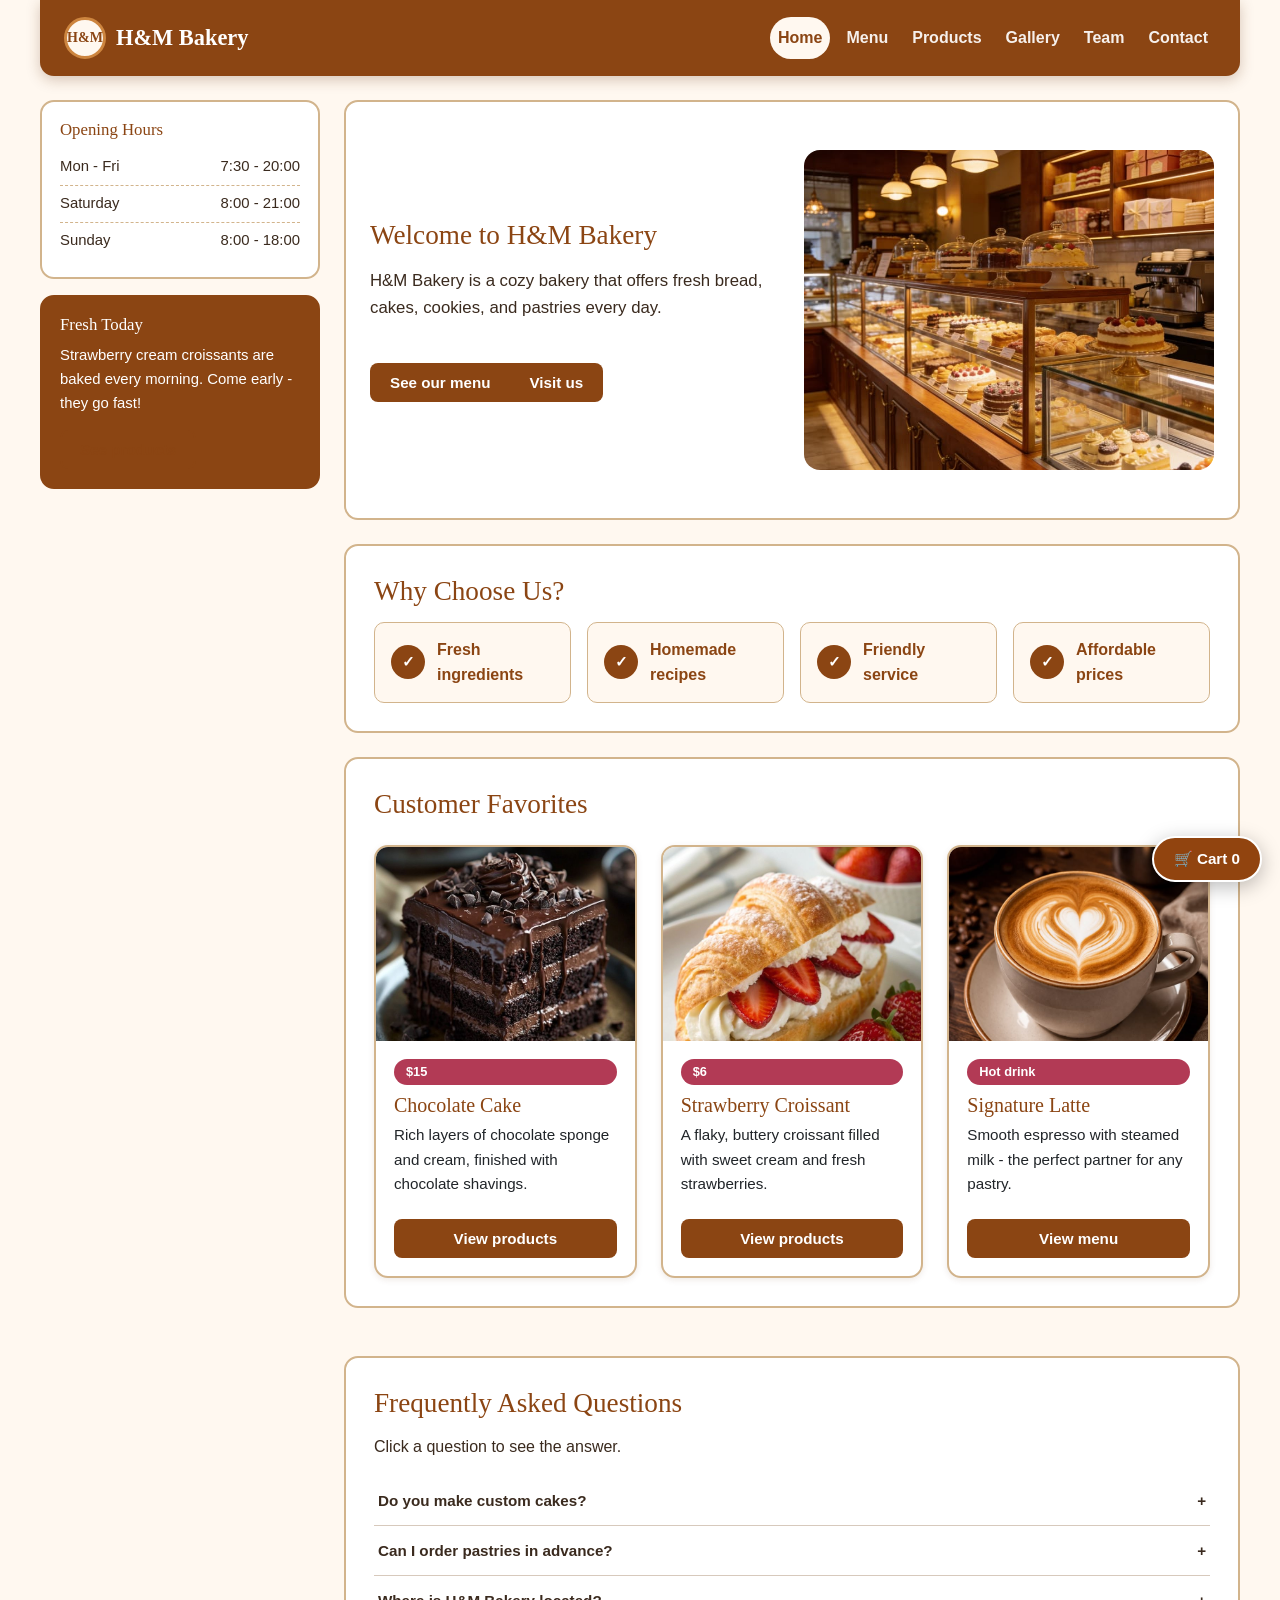
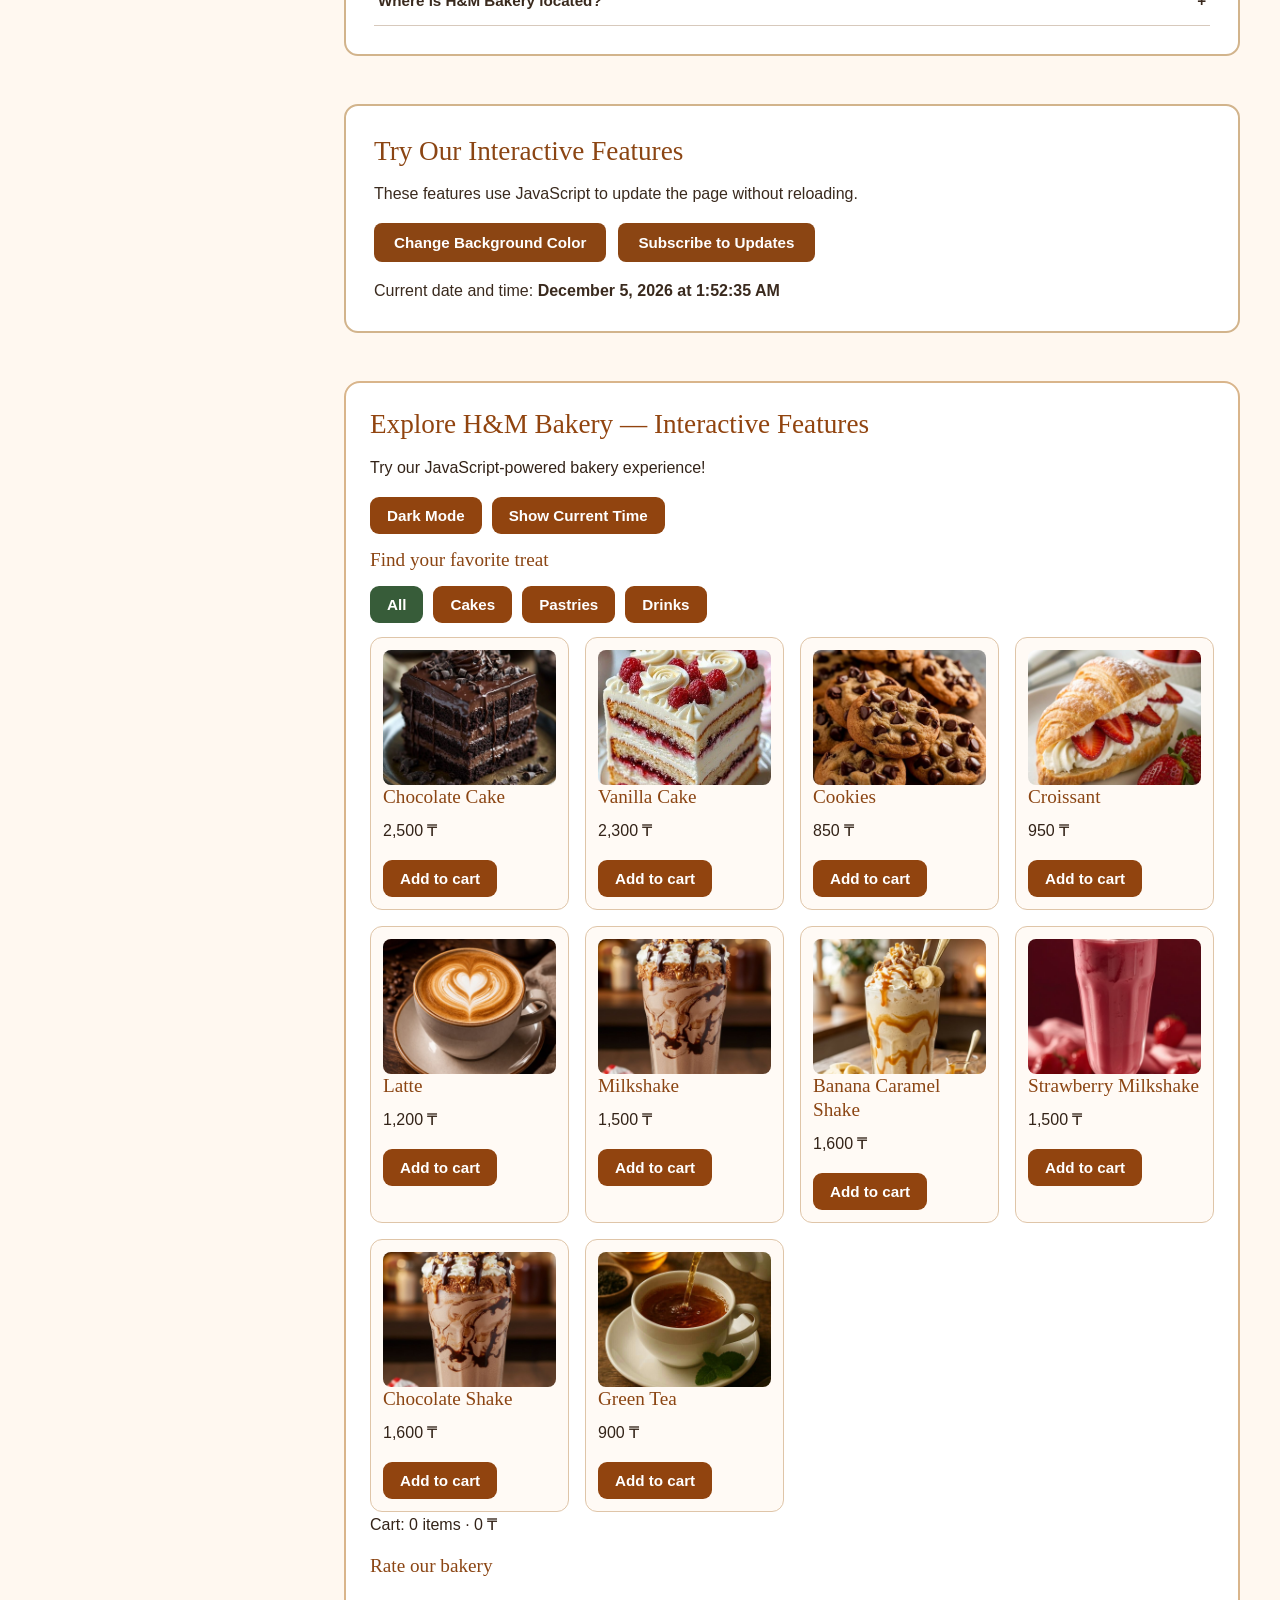
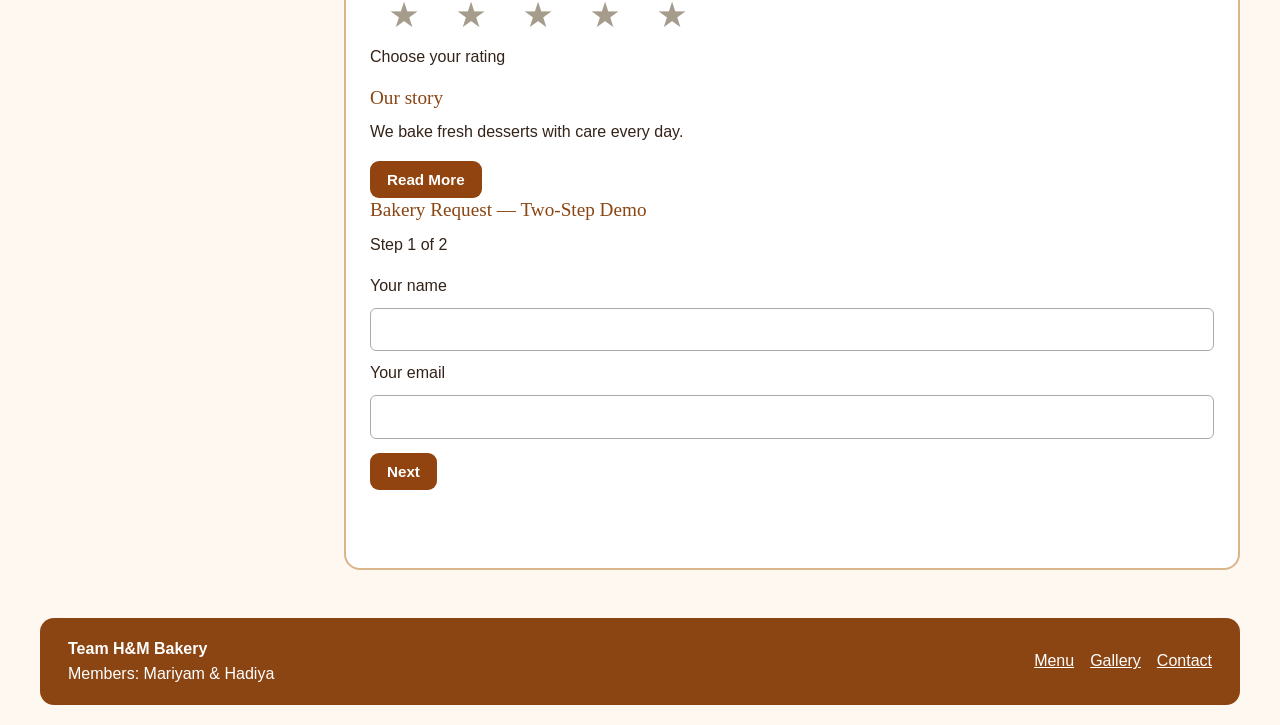
<file: index.html>
<!DOCTYPE html>
<html lang="en">
<head>
    <meta charset="UTF-8">
    <meta name="viewport" content="width=device-width, initial-scale=1.0">
    <title>H&amp;M Bakery - Home</title>
    <!-- Bootstrap 5.3 (Assignment 3, Part 2) -->
    <link rel="stylesheet" href="https://cdn.jsdelivr.net/npm/bootstrap@5.3.3/dist/css/bootstrap.min.css">
    <link rel="stylesheet" href="css/style.css">
    <link rel="stylesheet" href="css/assignment5.css">
</head>
<body>

<!-- .page is the GRID container: header / sidebar / main / footer (Assignment 2) -->
<div class="page">

    <!-- ============================================================
         ASSIGNMENT 3 / TASK 5 — BOOTSTRAP NAVIGATION BAR
         4+ links, collapses into a hamburger (navbar-toggler) below lg.
         ============================================================ -->
    <header class="site-header-area">
        <nav class="navbar navbar-expand-lg navbar-dark bakery-navbar sticky-top">
            <div class="container-fluid px-3 px-lg-4">
                <a class="navbar-brand" href="index.html" aria-label="H&amp;M Bakery home">
                    <span class="logo-mark">H&amp;M</span>
                    <span>H&amp;M Bakery</span>
                </a>
                <button class="navbar-toggler" type="button" data-bs-toggle="collapse"
                        data-bs-target="#mainNav" aria-controls="mainNav"
                        aria-expanded="false" aria-label="Toggle navigation">
                    <span class="navbar-toggler-icon"></span>
                </button>
                <div class="collapse navbar-collapse" id="mainNav">
                    <ul class="navbar-nav ms-auto mb-2 mb-lg-0 gap-lg-2">
                        <li class="nav-item"><a class="nav-link active" aria-current="page" href="index.html">Home</a></li>
                        <li class="nav-item"><a class="nav-link" href="menu.html">Menu</a></li>
                        <li class="nav-item"><a class="nav-link" href="products.html">Products</a></li>
                        <li class="nav-item"><a class="nav-link" href="gallery.html">Gallery</a></li>
                        <li class="nav-item"><a class="nav-link" href="team.html">Team</a></li>
                        <li class="nav-item"><a class="nav-link" href="contact.html">Contact</a></li>
                    </ul>
                </div>
            </div>
        </nav>
    </header>

    <!-- Sidebar: grid area "sidebar" -->
    <aside class="sidebar">
        <section class="side-box">
            <h3>Opening Hours</h3>
            <ul class="hours">
                <li><span>Mon - Fri</span><span>7:30 - 20:00</span></li>
                <li><span>Saturday</span><span>8:00 - 21:00</span></li>
                <li><span>Sunday</span><span>8:00 - 18:00</span></li>
            </ul>
        </section>
        <section class="side-box side-special">
            <h3>Fresh Today</h3>
            <p>Strawberry cream croissants are baked every morning. Come early - they go fast!</p>
            <a class="btn btn-light" href="products.html">See products</a>
        </section>
    </aside>

    <!-- Main content: grid area "main" -->
    <main class="content">

        <!-- ============================================================
             ASSIGNMENT 3 / TASK 3 — BOOTSTRAP GRID (two columns, col-lg-6)
             ASSIGNMENT 3 / TASK 4 — SPACING UTILITIES (p-, m-, mt-lg-4, px-sm-2)
             ASSIGNMENT 3 / TASK 6 — BOOTSTRAP BUTTONS + btn-group
             ============================================================ -->
        <section class="panel p-0 overflow-hidden">
            <div class="container-fluid px-sm-2 px-md-4 py-4 py-lg-5">
                <div class="row align-items-center g-4">
                    <div class="col-lg-6">
                        <h2 class="mb-3">Welcome to H&amp;M Bakery</h2>
                        <p class="lead">
                            H&amp;M Bakery is a cozy bakery that offers fresh bread,
                            cakes, cookies, and pastries every day.
                        </p>
                        <div class="btn-group mt-lg-4 mt-3" role="group" aria-label="Home page calls to action">
                            <a class="btn btn-primary btn-lg" href="menu.html">See our menu</a>
                            <a class="btn btn-outline-primary btn-lg" href="contact.html">Visit us</a>
                        </div>
                    </div>
                    <div class="col-lg-6">
                        <img class="rounded-4 w-100" style="height:320px; object-fit:cover;"
                             src="images/bakery-display.jpg"
                             alt="Display cabinet full of cakes inside H&amp;M Bakery">
                    </div>
                </div>
            </div>
        </section>

        <section class="panel">
            <h2>Why Choose Us?</h2>
            <ul class="features">
                <li><span class="dot">&#10003;</span> Fresh ingredients</li>
                <li><span class="dot">&#10003;</span> Homemade recipes</li>
                <li><span class="dot">&#10003;</span> Friendly service</li>
                <li><span class="dot">&#10003;</span> Affordable prices</li>
            </ul>
        </section>

        <!-- ============================================================
             ASSIGNMENT 3 / TASK 3 — BOOTSTRAP GRID (three columns, col-lg-4)
             ASSIGNMENT 3 / TASK 8 — BOOTSTRAP CARDS
             ============================================================ -->
        <section class="panel">
            <h2 class="mb-4">Customer Favorites</h2>
            <div class="row row-cols-1 row-cols-sm-2 row-cols-lg-3 g-4">
                <div class="col">
                    <div class="card bs-card h-100">
                        <img src="images/chocolate-cake.jpg" class="card-img-top" alt="Slice of layered chocolate cake">
                        <div class="card-body d-flex flex-column">
                            <span class="bs-price mb-2">$15</span>
                            <h3 class="card-title h5">Chocolate Cake</h3>
                            <p class="card-text flex-grow-1">Rich layers of chocolate sponge and cream, finished with chocolate shavings.</p>
                            <a class="btn btn-primary mt-2" href="products.html">View products</a>
                        </div>
                    </div>
                </div>
                <div class="col">
                    <div class="card bs-card h-100">
                        <img src="images/croissant.jpg" class="card-img-top" alt="Croissant filled with cream and strawberries">
                        <div class="card-body d-flex flex-column">
                            <span class="bs-price mb-2">$6</span>
                            <h3 class="card-title h5">Strawberry Croissant</h3>
                            <p class="card-text flex-grow-1">A flaky, buttery croissant filled with sweet cream and fresh strawberries.</p>
                            <a class="btn btn-primary mt-2" href="products.html">View products</a>
                        </div>
                    </div>
                </div>
                <div class="col">
                    <div class="card bs-card h-100">
                        <img src="images/latte.jpg" class="card-img-top" alt="Latte with heart-shaped foam art">
                        <div class="card-body d-flex flex-column">
                            <span class="bs-price mb-2">Hot drink</span>
                            <h3 class="card-title h5">Signature Latte</h3>
                            <p class="card-text flex-grow-1">Smooth espresso with steamed milk - the perfect partner for any pastry.</p>
                            <a class="btn btn-primary mt-2" href="menu.html">View menu</a>
                        </div>
                    </div>
                </div>
            </div>
        </section>
<section class="panel js-feature" id="faq-section"><h2>Frequently Asked Questions</h2><p>Click a question to see the answer.</p><div class="faq-list"><div class="faq-item"><button class="faq-question" aria-expanded="false" aria-controls="faq-1">Do you make custom cakes? <span aria-hidden="true">+</span></button><div class="faq-answer" id="faq-1" hidden><p>Yes! Contact us to discuss your favorite flavor and decoration.</p></div></div><div class="faq-item"><button class="faq-question" aria-expanded="false" aria-controls="faq-2">Can I order pastries in advance? <span aria-hidden="true">+</span></button><div class="faq-answer" id="faq-2" hidden><p>Yes, send us a message to ask about advance orders.</p></div></div><div class="faq-item"><button class="faq-question" aria-expanded="false" aria-controls="faq-3">Where is H&amp;M Bakery located? <span aria-hidden="true">+</span></button><div class="faq-answer" id="faq-3" hidden><p>Find our contact details on the Contact page.</p></div></div></div></section>
<section class="panel js-feature"><h2>Try Our Interactive Features</h2><p>These features use JavaScript to update the page without reloading.</p><div class="feature-actions"><button type="button" class="btn btn-primary" id="change-color">Change Background Color</button><button type="button" class="btn btn-outline-primary" id="open-subscribe">Subscribe to Updates</button></div><p class="mt-3 mb-0">Current date and time: <strong id="live-clock" role="timer">Loading...</strong></p></section>
    <section class="a5-panel" id="assignment5" aria-label="Assignment 5 interactive bakery features">
<h2>Explore H&amp;M Bakery — Interactive Features</h2><p>Try our JavaScript-powered bakery experience!</p>
<div class="a5-actions"><button class="a5-btn" id="a5-theme" type="button">Dark Mode</button><button class="a5-btn" id="a5-time" type="button">Show Current Time</button><span id="a5-clock" aria-live="polite"></span></div>
<h3>Find your favorite treat</h3><div class="a5-actions" aria-label="Product categories"><button class="a5-btn a5-filter" data-category="all" aria-pressed="true">All</button><button class="a5-btn a5-filter" data-category="cakes" aria-pressed="false">Cakes</button><button class="a5-btn a5-filter" data-category="pastries" aria-pressed="false">Pastries</button><button class="a5-btn a5-filter" data-category="drinks" aria-pressed="false">Drinks</button></div>
<div class="a5-grid" id="a5-products"></div><p id="a5-cart" aria-live="polite">Cart: 0 items · 0 ₸</p>
<h3>Rate our bakery</h3><div aria-label="Rating out of five stars"><button class="a5-star" aria-label="1 star" aria-pressed="false">★</button><button class="a5-star" aria-label="2 stars" aria-pressed="false">★</button><button class="a5-star" aria-label="3 stars" aria-pressed="false">★</button><button class="a5-star" aria-label="4 stars" aria-pressed="false">★</button><button class="a5-star" aria-label="5 stars" aria-pressed="false">★</button></div><p id="a5-rating" aria-live="polite">Choose your rating</p>
<h3>Our story</h3><p>We bake fresh desserts with care every day.</p><button class="a5-btn" id="a5-more" type="button">Read More</button><p id="a5-extra" class="a5-extra" hidden>Our bakery specializes in cakes, pastries and delicious drinks. Every visit should feel warm and welcoming.</p>
<h3>Bakery Request — Two-Step Demo</h3><p id="a5-step-status"></p><div class="a5-step"><label for="a5-name">Your name</label><input id="a5-name" autocomplete="name"><label for="a5-email">Your email</label><input id="a5-email" type="email" autocomplete="email"><div class="a5-actions"><button class="a5-btn" id="a5-next" type="button">Next</button></div></div><div class="a5-step" hidden><label for="a5-request">What would you like to order?</label><input id="a5-request"><div class="a5-actions"><button class="a5-btn" id="a5-back" type="button">Back</button><button class="a5-btn" id="a5-finish" type="button">Check Request</button></div></div><p class="a5-feedback" id="a5-feedback" role="status" aria-live="polite"></p></section>
</main>

    <!-- Footer: grid area "footer" -->
    <footer class="site-footer">
        <div>
            <p><strong>Team H&amp;M Bakery</strong></p>
            <p>Members: Mariyam &amp; Hadiya</p>
        </div>
        <nav class="footer-links" aria-label="Footer navigation">
            <a href="menu.html">Menu</a>
            <a href="gallery.html">Gallery</a>
            <a href="contact.html">Contact</a>
        </nav>
    </footer>

</div>

<script src="https://cdn.jsdelivr.net/npm/bootstrap@5.3.3/dist/js/bootstrap.bundle.min.js"></script>
<div class="bakery-modal" id="subscribe-modal" hidden><div class="bakery-modal-dialog" role="dialog" aria-modal="true" aria-labelledby="subscribe-title"><button class="bakery-modal-close" type="button" id="close-subscribe" aria-label="Close subscription form">&times;</button><h2 id="subscribe-title">Subscribe to H&amp;M Bakery</h2><p>Get updates about our cakes and pastries.</p><form id="subscribe-form" novalidate><label for="subscribe-email" class="form-label">Email address</label><input id="subscribe-email" class="form-control" type="email" autocomplete="email" placeholder="you@example.com" required><p id="subscribe-feedback" class="form-feedback" aria-live="polite"></p><button type="submit" class="btn btn-primary">Subscribe</button></form></div></div>
<script src="js/script.js" defer></script>
<script src="js/assignment5.js" defer></script>

<!-- Assignment 5: shared interactive shopping cart -->
<aside id="a5-cart-drawer" class="a5-cart-drawer" hidden aria-label="Shopping cart" role="dialog" aria-modal="false">
  <div class="a5-cart-head"><h2>Your Cart</h2><button type="button" class="a5-btn" id="a5-cart-close" aria-label="Close cart">✕</button></div>
  <div id="a5-cart-lines" aria-live="polite"></div>
  <p id="a5-cart-total" class="a5-cart-total"></p>
  <button type="button" class="a5-btn" id="a5-cart-clear">Clear cart</button>
  <p class="a5-cart-note">Demo cart only — no payment or real order is placed.</p>
</aside>
<button type="button" id="a5-cart-toggle" class="a5-cart-floating" aria-controls="a5-cart-drawer" aria-expanded="false">🛒 Cart <span id="a5-cart-count">0</span></button>
<div id="a5-toast" class="a5-toast" role="status" aria-live="polite"></div>
</body>
</html>
</file>
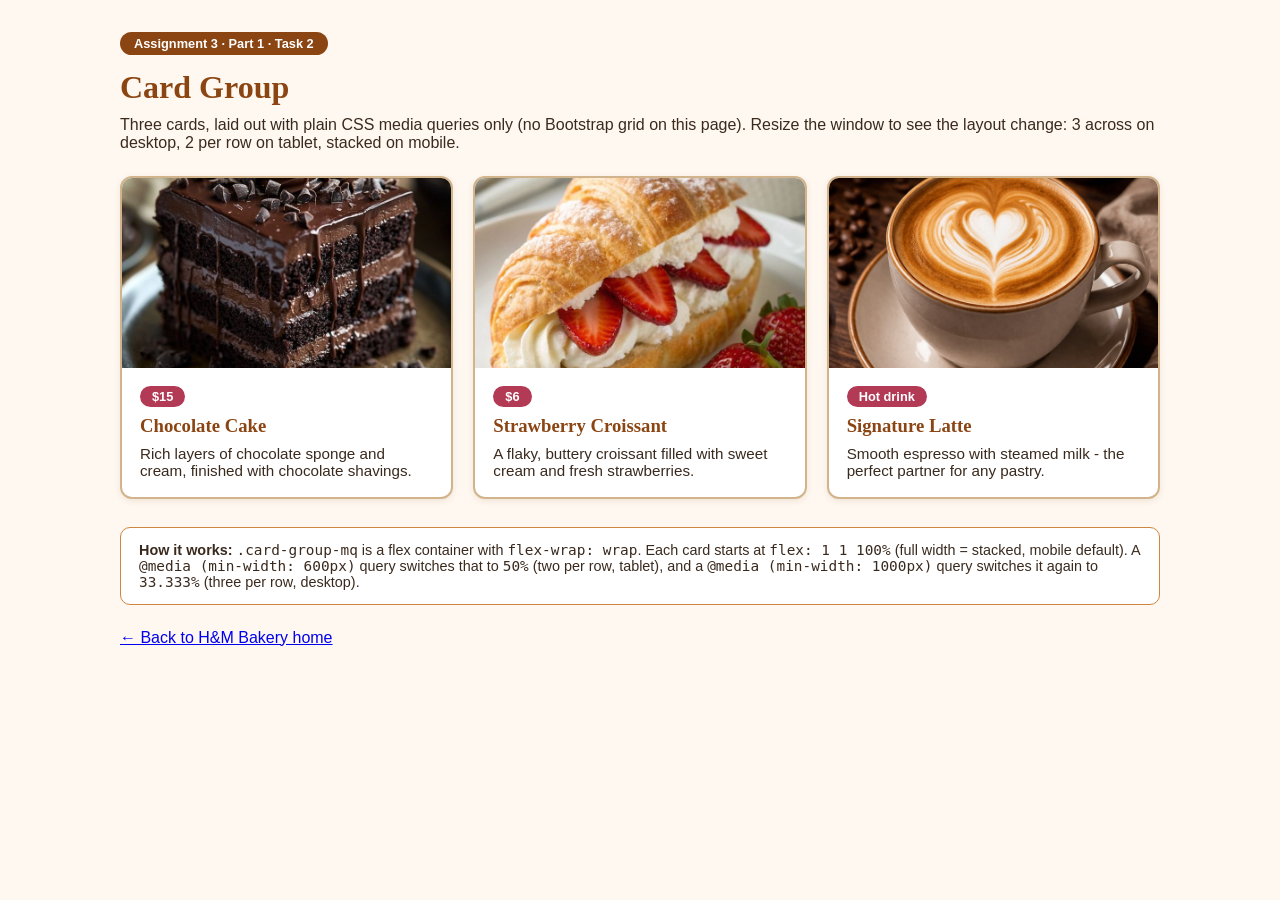
<file: card-group.html>
<!DOCTYPE html>
<html lang="en">
<head>
    <meta charset="UTF-8">
    <meta name="viewport" content="width=device-width, initial-scale=1.0">
    <title>Assignment 3 - Task 2: Card Group (CSS Media Queries)</title>
    <link rel="stylesheet" href="css/card-group.css">
    <link rel="stylesheet" href="css/assignment5.css">
</head>
<body>
<div class="wrap">
    <span class="tag">Assignment 3 &middot; Part 1 &middot; Task 2</span>
    <h1>Card Group</h1>
    <p class="lead">
        Three cards, laid out with plain CSS media queries only (no
        Bootstrap grid on this page). Resize the window to see the layout
        change: 3 across on desktop, 2 per row on tablet, stacked on mobile.
    </p>

    <div class="card-group-mq">
        <article class="card-mq">
            <img src="images/chocolate-cake.jpg" alt="Slice of layered chocolate cake">
            <div class="body">
                <span class="price">$15</span>
                <h3>Chocolate Cake</h3>
                <p>Rich layers of chocolate sponge and cream, finished with chocolate shavings.</p>
            </div>
        </article>
        <article class="card-mq">
            <img src="images/croissant.jpg" alt="Croissant filled with cream and strawberries">
            <div class="body">
                <span class="price">$6</span>
                <h3>Strawberry Croissant</h3>
                <p>A flaky, buttery croissant filled with sweet cream and fresh strawberries.</p>
            </div>
        </article>
        <article class="card-mq">
            <img src="images/latte.jpg" alt="Latte with heart-shaped foam art">
            <div class="body">
                <span class="price">Hot drink</span>
                <h3>Signature Latte</h3>
                <p>Smooth espresso with steamed milk - the perfect partner for any pastry.</p>
            </div>
        </article>
    </div>

    <div class="note">
        <strong>How it works:</strong> <code>.card-group-mq</code> is a flex
        container with <code>flex-wrap: wrap</code>. Each card starts at
        <code>flex: 1 1 100%</code> (full width = stacked, mobile default).
        A <code>@media (min-width: 600px)</code> query switches that to
        <code>50%</code> (two per row, tablet), and a
        <code>@media (min-width: 1000px)</code> query switches it again to
        <code>33.333%</code> (three per row, desktop).
    </div>

    <p style="margin-top:24px;"><a href="index.html">&larr; Back to H&amp;M Bakery home</a></p>
</div>
<div class="bakery-modal" id="subscribe-modal" hidden><div class="bakery-modal-dialog" role="dialog" aria-modal="true" aria-labelledby="subscribe-title"><button class="bakery-modal-close" type="button" id="close-subscribe" aria-label="Close subscription form">&times;</button><h2 id="subscribe-title">Subscribe to H&amp;M Bakery</h2><p>Get updates about our cakes and pastries.</p><form id="subscribe-form" novalidate><label for="subscribe-email" class="form-label">Email address</label><input id="subscribe-email" class="form-control" type="email" autocomplete="email" placeholder="you@example.com" required><p id="subscribe-feedback" class="form-feedback" aria-live="polite"></p><button type="submit" class="btn btn-primary">Subscribe</button></form></div></div>
<script src="js/script.js" defer></script>
<script src="js/assignment5.js" defer></script>
</body>
</html>
</file>
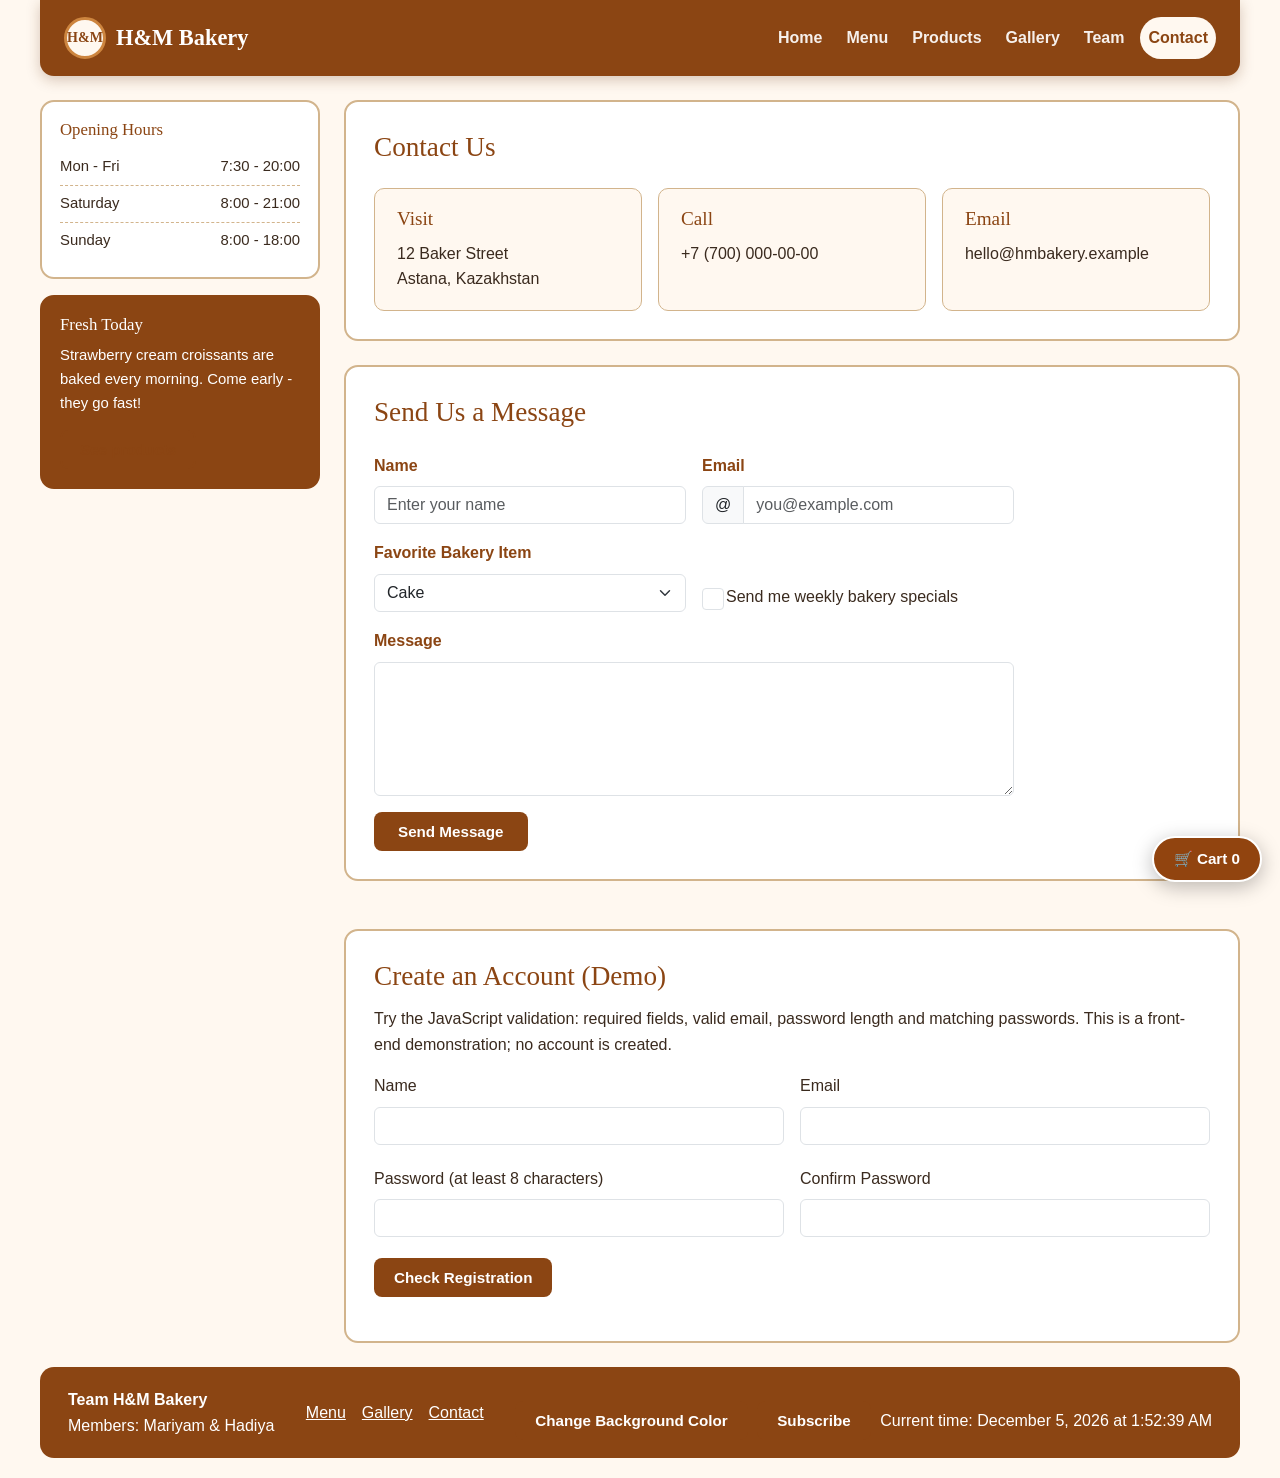
<file: contact.html>
<!DOCTYPE html>
<html lang="en">
<head>
    <meta charset="UTF-8">
    <meta name="viewport" content="width=device-width, initial-scale=1.0">
    <title>H&amp;M Bakery - Contact</title>
    <link rel="stylesheet" href="https://cdn.jsdelivr.net/npm/bootstrap@5.3.3/dist/css/bootstrap.min.css">
    <link rel="stylesheet" href="css/style.css">
    <link rel="stylesheet" href="css/assignment5.css">
</head>
<body>

<div class="page">

    <header class="site-header-area">
        <nav class="navbar navbar-expand-lg navbar-dark bakery-navbar sticky-top">
            <div class="container-fluid px-3 px-lg-4">
                <a class="navbar-brand" href="index.html" aria-label="H&amp;M Bakery home">
                    <span class="logo-mark">H&amp;M</span>
                    <span>H&amp;M Bakery</span>
                </a>
                <button class="navbar-toggler" type="button" data-bs-toggle="collapse"
                        data-bs-target="#mainNav" aria-controls="mainNav"
                        aria-expanded="false" aria-label="Toggle navigation">
                    <span class="navbar-toggler-icon"></span>
                </button>
                <div class="collapse navbar-collapse" id="mainNav">
                    <ul class="navbar-nav ms-auto mb-2 mb-lg-0 gap-lg-2">
                        <li class="nav-item"><a class="nav-link" href="index.html">Home</a></li>
                        <li class="nav-item"><a class="nav-link" href="menu.html">Menu</a></li>
                        <li class="nav-item"><a class="nav-link" href="products.html">Products</a></li>
                        <li class="nav-item"><a class="nav-link" href="gallery.html">Gallery</a></li>
                        <li class="nav-item"><a class="nav-link" href="team.html">Team</a></li>
                        <li class="nav-item"><a class="nav-link active" aria-current="page" href="contact.html">Contact</a></li>
                    </ul>
                </div>
            </div>
        </nav>
    </header>

    <aside class="sidebar">
        <section class="side-box">
            <h3>Opening Hours</h3>
            <ul class="hours">
                <li><span>Mon - Fri</span><span>7:30 - 20:00</span></li>
                <li><span>Saturday</span><span>8:00 - 21:00</span></li>
                <li><span>Sunday</span><span>8:00 - 18:00</span></li>
            </ul>
        </section>
        <section class="side-box side-special">
            <h3>Fresh Today</h3>
            <p>Strawberry cream croissants are baked every morning. Come early - they go fast!</p>
            <a class="btn btn-light" href="products.html">See products</a>
        </section>
    </aside>

    <main class="content">

        <!-- ASSIGNMENT 3 / TASK 3 — BOOTSTRAP GRID, three columns (col-lg-4)
             ASSIGNMENT 3 / TASK 4 — SPACING UTILITIES -->
        <section class="panel">
            <h2 class="mb-4">Contact Us</h2>
            <div class="row row-cols-1 row-cols-sm-3 g-3">
                <div class="col">
                    <div class="info-box h-100"><h3>Visit</h3><p class="mb-0">12 Baker Street<br>Astana, Kazakhstan</p></div>
                </div>
                <div class="col">
                    <div class="info-box h-100"><h3>Call</h3><p class="mb-0">+7 (700) 000-00-00</p></div>
                </div>
                <div class="col">
                    <div class="info-box h-100"><h3>Email</h3><p class="mb-0">hello@hmbakery.example</p></div>
                </div>
            </div>
        </section>

        <!-- ASSIGNMENT 3 / TASK 9 — RESPONSIVE FORM (Bootstrap form classes)
             ASSIGNMENT 3 / TASK 6 — BUTTONS
             ASSIGNMENT 3 / TASK 10 — ACCESSIBILITY (labels, semantic form) -->
        <section class="panel">
            <h2 class="mb-4">Send Us a Message</h2>
            <form id="contact-form" class="bs-form" novalidate>
                <div class="row g-3">
                    <div class="col-md-6">
                        <label for="name" class="form-label">Name</label>
                        <input id="name" name="name" type="text" class="form-control" placeholder="Enter your name" required>
                    </div>
                    <div class="col-md-6">
                        <label for="email" class="form-label">Email</label>
                        <div class="input-group">
                            <span class="input-group-text" id="email-addon">@</span>
                            <input id="email" name="email" type="email" class="form-control" placeholder="you@example.com" aria-describedby="email-addon" required>
                        </div>
                    </div>
                    <div class="col-md-6">
                        <label for="item" class="form-label">Favorite Bakery Item</label>
                        <select id="item" name="item" class="form-select">
                            <option>Cake</option>
                            <option>Croissant</option>
                            <option>Donut</option>
                            <option>Cookies</option>
                        </select>
                    </div>
                    <div class="col-md-6 d-flex align-items-end">
                        <div class="form-check">
                            <input class="form-check-input" type="checkbox" id="newsletter" name="newsletter">
                            <label class="form-check-label" for="newsletter">
                                Send me weekly bakery specials
                            </label>
                        </div>
                    </div>
                    <div class="col-12">
                        <label for="msg" class="form-label">Message</label>
                        <textarea id="msg" name="msg" class="form-control" rows="5"></textarea>
                    </div>
                    <div class="col-12">
                        <button type="submit" class="btn btn-primary btn-lg px-4">Send Message</button>
                    </div>
                </div>
            </form>
        </section>
<section class="panel js-feature"><h2>Create an Account (Demo)</h2><p>Try the JavaScript validation: required fields, valid email, password length and matching passwords. This is a front-end demonstration; no account is created.</p><form id="register-form" novalidate><div class="row g-3"><div class="col-md-6"><label for="register-name" class="form-label">Name</label><input id="register-name" class="form-control" type="text" autocomplete="name" required><div class="field-error" id="register-name-error"></div></div><div class="col-md-6"><label for="register-email" class="form-label">Email</label><input id="register-email" class="form-control" type="email" autocomplete="email" required><div class="field-error" id="register-email-error"></div></div><div class="col-md-6"><label for="register-password" class="form-label">Password (at least 8 characters)</label><input id="register-password" class="form-control" type="password" autocomplete="new-password" required><div class="field-error" id="register-password-error"></div></div><div class="col-md-6"><label for="register-confirm" class="form-label">Confirm Password</label><input id="register-confirm" class="form-control" type="password" autocomplete="new-password" required><div class="field-error" id="register-confirm-error"></div></div></div><button class="btn btn-primary mt-3" type="submit">Check Registration</button><p id="register-success" class="form-success" role="status"></p></form></section>
    </main>

    <footer class="site-footer">
        <div>
            <p><strong>Team H&amp;M Bakery</strong></p>
            <p>Members: Mariyam &amp; Hadiya</p>
        </div>
        <nav class="footer-links" aria-label="Footer navigation">
            <a href="menu.html">Menu</a>
            <a href="gallery.html">Gallery</a>
            <a href="contact.html">Contact</a>
        </nav>
        <div class="footer-interactive"><button type="button" class="btn btn-sm btn-outline-light" id="change-color">Change Background Color</button> <button type="button" class="btn btn-sm btn-outline-light" id="open-subscribe">Subscribe</button><span>Current time: <time id="live-clock">Loading...</time></span></div>
    </footer>

</div>

<script src="https://cdn.jsdelivr.net/npm/bootstrap@5.3.3/dist/js/bootstrap.bundle.min.js"></script>
<div class="bakery-modal" id="subscribe-modal" hidden><div class="bakery-modal-dialog" role="dialog" aria-modal="true" aria-labelledby="subscribe-title"><button class="bakery-modal-close" type="button" id="close-subscribe" aria-label="Close subscription form">&times;</button><h2 id="subscribe-title">Subscribe to H&amp;M Bakery</h2><p>Get updates about our cakes and pastries.</p><form id="subscribe-form" novalidate><label for="subscribe-email" class="form-label">Email address</label><input id="subscribe-email" class="form-control" type="email" autocomplete="email" placeholder="you@example.com" required><p id="subscribe-feedback" class="form-feedback" aria-live="polite"></p><button type="submit" class="btn btn-primary">Subscribe</button></form></div></div>
<script src="js/script.js" defer></script>
<script src="js/assignment5.js" defer></script>

<!-- Assignment 5: shared interactive shopping cart -->
<aside id="a5-cart-drawer" class="a5-cart-drawer" hidden aria-label="Shopping cart" role="dialog" aria-modal="false">
  <div class="a5-cart-head"><h2>Your Cart</h2><button type="button" class="a5-btn" id="a5-cart-close" aria-label="Close cart">✕</button></div>
  <div id="a5-cart-lines" aria-live="polite"></div>
  <p id="a5-cart-total" class="a5-cart-total"></p>
  <button type="button" class="a5-btn" id="a5-cart-clear">Clear cart</button>
  <p class="a5-cart-note">Demo cart only — no payment or real order is placed.</p>
</aside>
<button type="button" id="a5-cart-toggle" class="a5-cart-floating" aria-controls="a5-cart-drawer" aria-expanded="false">🛒 Cart <span id="a5-cart-count">0</span></button>
<div id="a5-toast" class="a5-toast" role="status" aria-live="polite"></div>
</body>
</html>
</file>
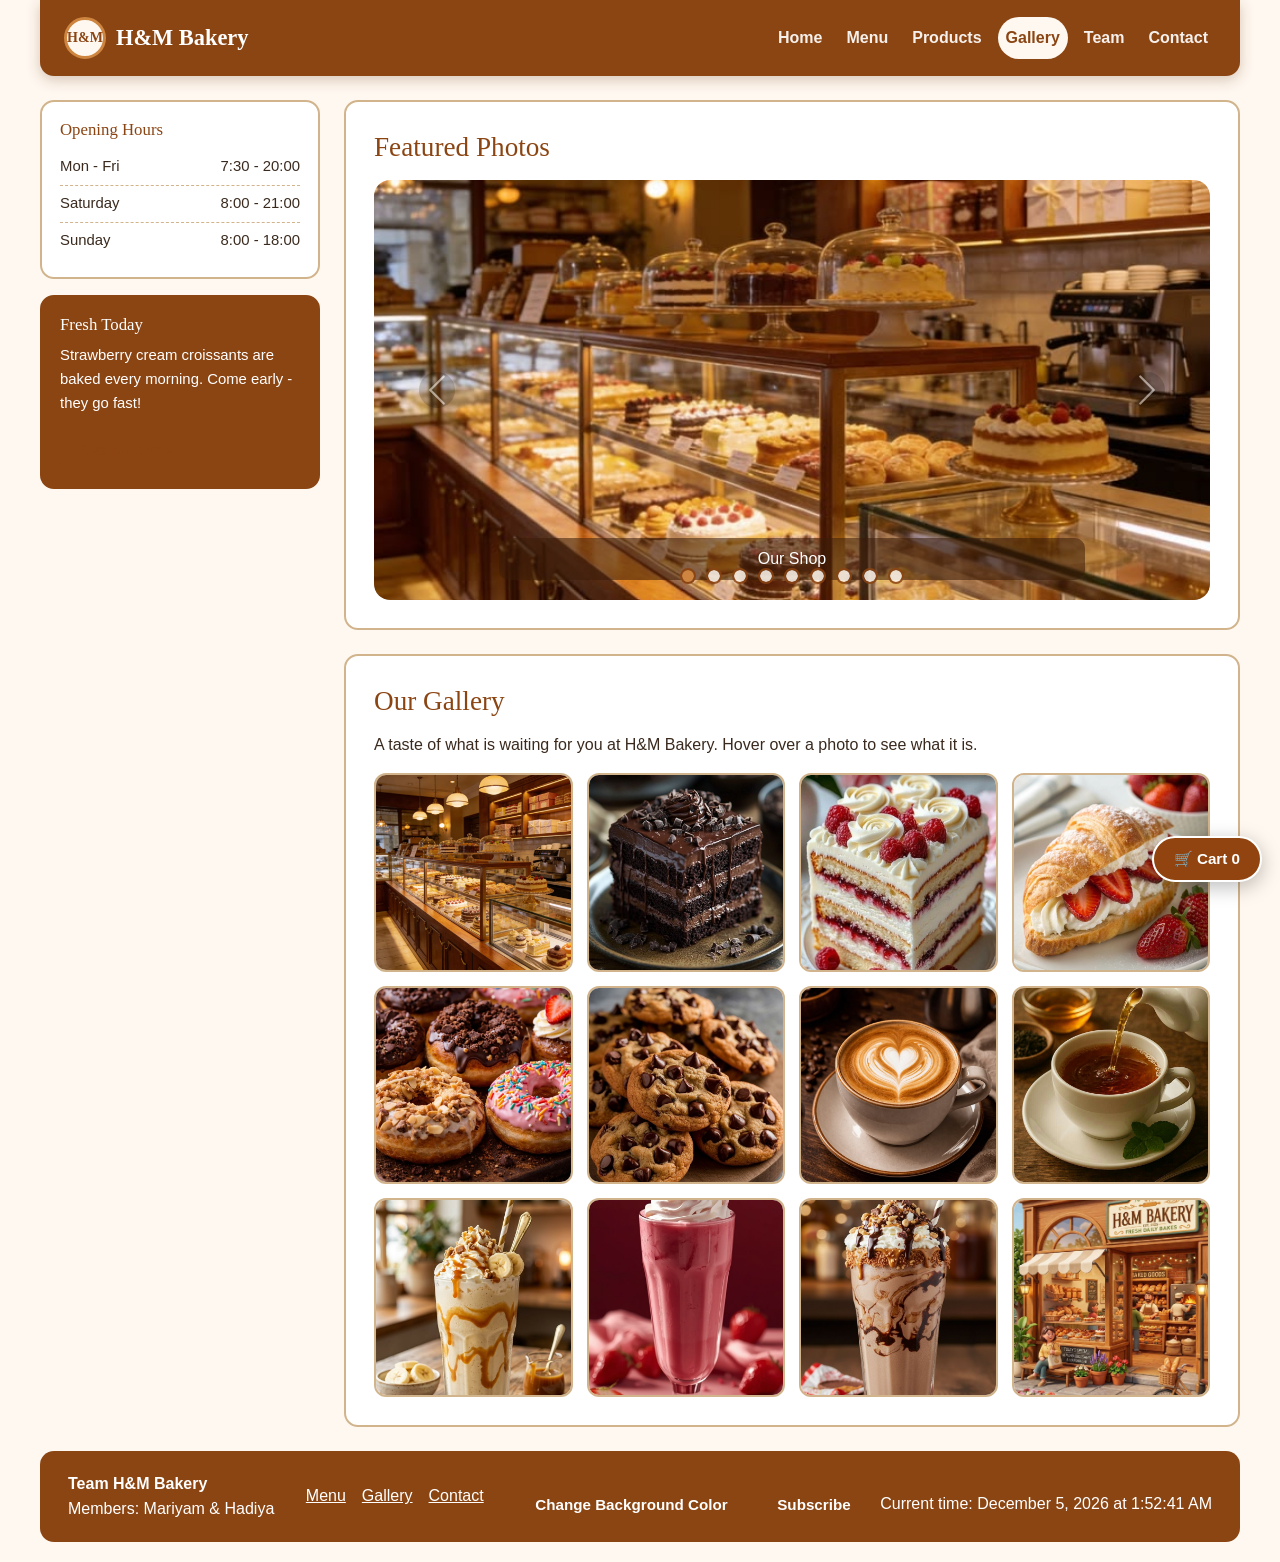
<file: gallery.html>
<!DOCTYPE html>
<html lang="en">
<head>
    <meta charset="UTF-8">
    <meta name="viewport" content="width=device-width, initial-scale=1.0">
    <title>H&amp;M Bakery - Gallery</title>
    <link rel="stylesheet" href="https://cdn.jsdelivr.net/npm/bootstrap@5.3.3/dist/css/bootstrap.min.css">
    <link rel="stylesheet" href="css/style.css">
    <link rel="stylesheet" href="css/assignment5.css">
</head>
<body>

<div class="page">

    <header class="site-header-area">
        <nav class="navbar navbar-expand-lg navbar-dark bakery-navbar sticky-top">
            <div class="container-fluid px-3 px-lg-4">
                <a class="navbar-brand" href="index.html" aria-label="H&amp;M Bakery home">
                    <span class="logo-mark">H&amp;M</span>
                    <span>H&amp;M Bakery</span>
                </a>
                <button class="navbar-toggler" type="button" data-bs-toggle="collapse"
                        data-bs-target="#mainNav" aria-controls="mainNav"
                        aria-expanded="false" aria-label="Toggle navigation">
                    <span class="navbar-toggler-icon"></span>
                </button>
                <div class="collapse navbar-collapse" id="mainNav">
                    <ul class="navbar-nav ms-auto mb-2 mb-lg-0 gap-lg-2">
                        <li class="nav-item"><a class="nav-link" href="index.html">Home</a></li>
                        <li class="nav-item"><a class="nav-link" href="menu.html">Menu</a></li>
                        <li class="nav-item"><a class="nav-link" href="products.html">Products</a></li>
                        <li class="nav-item"><a class="nav-link active" aria-current="page" href="gallery.html">Gallery</a></li>
                        <li class="nav-item"><a class="nav-link" href="team.html">Team</a></li>
                        <li class="nav-item"><a class="nav-link" href="contact.html">Contact</a></li>
                    </ul>
                </div>
            </div>
        </nav>
    </header>

    <aside class="sidebar">
        <section class="side-box">
            <h3>Opening Hours</h3>
            <ul class="hours">
                <li><span>Mon - Fri</span><span>7:30 - 20:00</span></li>
                <li><span>Saturday</span><span>8:00 - 21:00</span></li>
                <li><span>Sunday</span><span>8:00 - 18:00</span></li>
            </ul>
        </section>
        <section class="side-box side-special">
            <h3>Fresh Today</h3>
            <p>Strawberry cream croissants are baked every morning. Come early - they go fast!</p>
            <a class="btn btn-light" href="products.html">See products</a>
        </section>
    </aside>

    <main class="content">

        <!-- ASSIGNMENT 3 / TASK 7 — BOOTSTRAP CAROUSEL
             9 images, indicators + prev/next controls -->
        <section class="panel">
            <h2 class="mb-3">Featured Photos</h2>
            <div id="bakeryCarousel" class="carousel slide bakery-carousel" data-bs-ride="carousel">
                <div class="carousel-indicators">
                    <button type="button" data-bs-target="#bakeryCarousel" data-bs-slide-to="0" class="active" aria-current="true" aria-label="Slide 1"></button>
                    <button type="button" data-bs-target="#bakeryCarousel" data-bs-slide-to="1" aria-label="Slide 2"></button>
                    <button type="button" data-bs-target="#bakeryCarousel" data-bs-slide-to="2" aria-label="Slide 3"></button>
                    <button type="button" data-bs-target="#bakeryCarousel" data-bs-slide-to="3" aria-label="Slide 4"></button>
                    <button type="button" data-bs-target="#bakeryCarousel" data-bs-slide-to="4" aria-label="Slide 5"></button>
                    <button type="button" data-bs-target="#bakeryCarousel" data-bs-slide-to="5" aria-label="Slide 6"></button>
                    <button type="button" data-bs-target="#bakeryCarousel" data-bs-slide-to="6" aria-label="Slide 7"></button>
                    <button type="button" data-bs-target="#bakeryCarousel" data-bs-slide-to="7" aria-label="Slide 8"></button>
                    <button type="button" data-bs-target="#bakeryCarousel" data-bs-slide-to="8" aria-label="Slide 9"></button>
                </div>
                <div class="carousel-inner rounded-4">
                    <div class="carousel-item active">
                        <img src="images/bakery-display.jpg" class="d-block" alt="Display cabinet full of cakes">
                        <div class="carousel-caption d-none d-md-block"><p class="mb-0">Our Shop</p></div>
                    </div>
                    <div class="carousel-item">
                        <img src="images/chocolate-cake.jpg" class="d-block" alt="Slice of chocolate cake">
                        <div class="carousel-caption d-none d-md-block"><p class="mb-0">Chocolate Cake</p></div>
                    </div>
                    <div class="carousel-item">
                        <img src="images/vanilla-cake.jpg" class="d-block" alt="Slice of vanilla cake">
                        <div class="carousel-caption d-none d-md-block"><p class="mb-0">Vanilla Cake</p></div>
                    </div>
                    <div class="carousel-item">
                        <img src="images/croissant.jpg" class="d-block" alt="Strawberry croissant">
                        <div class="carousel-caption d-none d-md-block"><p class="mb-0">Strawberry Croissant</p></div>
                    </div>
                    <div class="carousel-item">
                        <img src="images/donut.jpg" class="d-block" alt="Assorted donuts">
                        <div class="carousel-caption d-none d-md-block"><p class="mb-0">Donuts</p></div>
                    </div>
                    <div class="carousel-item">
                        <img src="images/cookies.jpg" class="d-block" alt="Chocolate chip cookies">
                        <div class="carousel-caption d-none d-md-block"><p class="mb-0">Cookies</p></div>
                    </div>
                    <div class="carousel-item">
                        <img src="images/latte.jpg" class="d-block" alt="Latte with heart foam art">
                        <div class="carousel-caption d-none d-md-block"><p class="mb-0">Latte</p></div>
                    </div>
                    <div class="carousel-item">
                        <img src="images/green-tea.jpg" class="d-block" alt="Green tea being poured">
                        <div class="carousel-caption d-none d-md-block"><p class="mb-0">Green Tea</p></div>
                    </div>
                    <div class="carousel-item">
                        <img src="images/team-bakery.jpg" class="d-block" alt="H&amp;M Bakery shop front">
                        <div class="carousel-caption d-none d-md-block"><p class="mb-0">H&amp;M Bakery</p></div>
                    </div>
                </div>
                <button class="carousel-control-prev" type="button" data-bs-target="#bakeryCarousel" data-bs-slide="prev">
                    <span class="carousel-control-prev-icon" aria-hidden="true"></span>
                    <span class="visually-hidden">Previous</span>
                </button>
                <button class="carousel-control-next" type="button" data-bs-target="#bakeryCarousel" data-bs-slide="next">
                    <span class="carousel-control-next-icon" aria-hidden="true"></span>
                    <span class="visually-hidden">Next</span>
                </button>
            </div>
        </section>

        <!-- Assignment 2 / Task 4 — CSS Grid gallery (kept from Assignment 2) -->
        <section class="panel">
            <h2>Our Gallery</h2>
            <p>A taste of what is waiting for you at H&amp;M Bakery. Hover over a photo to see what it is.</p>
            <div class="gallery">
            <figure class="gallery-item" tabindex="0">
                <img src="images/bakery-display.jpg" alt="Our Shop" loading="lazy">
                <figcaption>Our Shop<small>Fresh cakes every day</small></figcaption>
            </figure>
            <figure class="gallery-item" tabindex="0">
                <img src="images/chocolate-cake.jpg" alt="Chocolate Cake" loading="lazy">
                <figcaption>Chocolate Cake<small>Layered and rich</small></figcaption>
            </figure>
            <figure class="gallery-item" tabindex="0">
                <img src="images/vanilla-cake.jpg" alt="Vanilla Cake" loading="lazy">
                <figcaption>Vanilla Cake<small>With raspberries</small></figcaption>
            </figure>
            <figure class="gallery-item" tabindex="0">
                <img src="images/croissant.jpg" alt="Strawberry Croissant" loading="lazy">
                <figcaption>Strawberry Croissant<small>Cream and berries</small></figcaption>
            </figure>
            <figure class="gallery-item" tabindex="0">
                <img src="images/donut.jpg" alt="Donuts" loading="lazy">
                <figcaption>Donuts<small>Baked fresh daily</small></figcaption>
            </figure>
            <figure class="gallery-item" tabindex="0">
                <img src="images/cookies.jpg" alt="Cookies" loading="lazy">
                <figcaption>Cookies<small>Chocolate chip</small></figcaption>
            </figure>
            <figure class="gallery-item" tabindex="0">
                <img src="images/latte.jpg" alt="Latte" loading="lazy">
                <figcaption>Latte<small>Heart foam art</small></figcaption>
            </figure>
            <figure class="gallery-item" tabindex="0">
                <img src="images/green-tea.jpg" alt="Green Tea" loading="lazy">
                <figcaption>Green Tea<small>Served with honey</small></figcaption>
            </figure>
            <figure class="gallery-item" tabindex="0">
                <img src="images/banana-caramel-shake.jpg" alt="Banana Caramel Shake" loading="lazy">
                <figcaption>Banana Caramel Shake<small>Cold drink</small></figcaption>
            </figure>
            <figure class="gallery-item" tabindex="0">
                <img src="images/milkshake-2.jpg" alt="Strawberry Milkshake" loading="lazy">
                <figcaption>Strawberry Milkshake<small>Cold drink</small></figcaption>
            </figure>
            <figure class="gallery-item" tabindex="0">
                <img src="images/milkshake.jpg" alt="Chocolate Shake" loading="lazy">
                <figcaption>Chocolate Shake<small>Cold drink</small></figcaption>
            </figure>
            <figure class="gallery-item" tabindex="0">
                <img src="images/team-bakery.jpg" alt="H&amp;M Bakery" loading="lazy">
                <figcaption>H&amp;M Bakery<small>Where it all begins</small></figcaption>
            </figure>
            </div>
        </section>
    </main>

    <footer class="site-footer">
        <div>
            <p><strong>Team H&amp;M Bakery</strong></p>
            <p>Members: Mariyam &amp; Hadiya</p>
        </div>
        <nav class="footer-links" aria-label="Footer navigation">
            <a href="menu.html">Menu</a>
            <a href="gallery.html">Gallery</a>
            <a href="contact.html">Contact</a>
        </nav>
        <div class="footer-interactive"><button type="button" class="btn btn-sm btn-outline-light" id="change-color">Change Background Color</button> <button type="button" class="btn btn-sm btn-outline-light" id="open-subscribe">Subscribe</button><span>Current time: <time id="live-clock">Loading...</time></span></div>
    </footer>

</div>

<script src="https://cdn.jsdelivr.net/npm/bootstrap@5.3.3/dist/js/bootstrap.bundle.min.js"></script>
<div class="bakery-modal" id="subscribe-modal" hidden><div class="bakery-modal-dialog" role="dialog" aria-modal="true" aria-labelledby="subscribe-title"><button class="bakery-modal-close" type="button" id="close-subscribe" aria-label="Close subscription form">&times;</button><h2 id="subscribe-title">Subscribe to H&amp;M Bakery</h2><p>Get updates about our cakes and pastries.</p><form id="subscribe-form" novalidate><label for="subscribe-email" class="form-label">Email address</label><input id="subscribe-email" class="form-control" type="email" autocomplete="email" placeholder="you@example.com" required><p id="subscribe-feedback" class="form-feedback" aria-live="polite"></p><button type="submit" class="btn btn-primary">Subscribe</button></form></div></div>
<script src="js/script.js" defer></script>
<script src="js/assignment5.js" defer></script>

<!-- Assignment 5: shared interactive shopping cart -->
<aside id="a5-cart-drawer" class="a5-cart-drawer" hidden aria-label="Shopping cart" role="dialog" aria-modal="false">
  <div class="a5-cart-head"><h2>Your Cart</h2><button type="button" class="a5-btn" id="a5-cart-close" aria-label="Close cart">✕</button></div>
  <div id="a5-cart-lines" aria-live="polite"></div>
  <p id="a5-cart-total" class="a5-cart-total"></p>
  <button type="button" class="a5-btn" id="a5-cart-clear">Clear cart</button>
  <p class="a5-cart-note">Demo cart only — no payment or real order is placed.</p>
</aside>
<button type="button" id="a5-cart-toggle" class="a5-cart-floating" aria-controls="a5-cart-drawer" aria-expanded="false">🛒 Cart <span id="a5-cart-count">0</span></button>
<div id="a5-toast" class="a5-toast" role="status" aria-live="polite"></div>
</body>
</html>
</file>
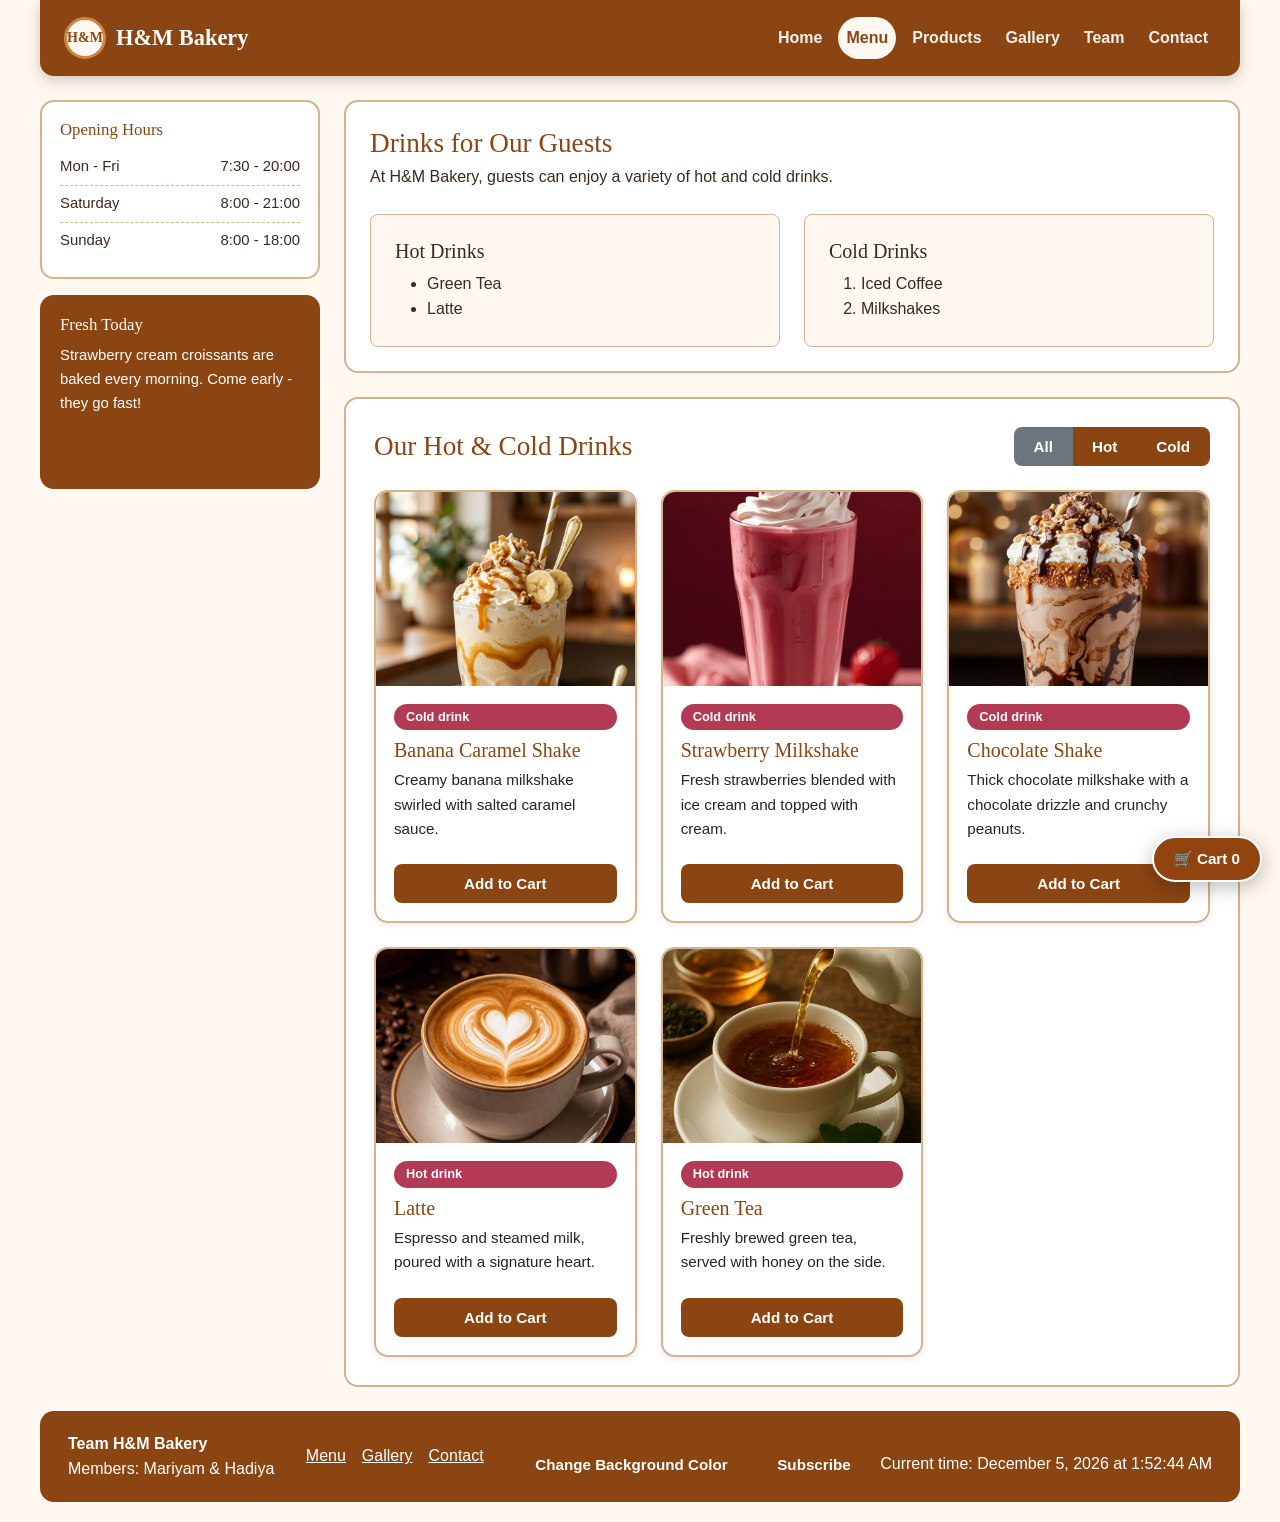
<file: menu.html>
<!DOCTYPE html>
<html lang="en">
<head>
    <meta charset="UTF-8">
    <meta name="viewport" content="width=device-width, initial-scale=1.0">
    <title>H&amp;M Bakery - Menu</title>
    <link rel="stylesheet" href="https://cdn.jsdelivr.net/npm/bootstrap@5.3.3/dist/css/bootstrap.min.css">
    <link rel="stylesheet" href="css/style.css">
    <link rel="stylesheet" href="css/assignment5.css">
</head>
<body>

<div class="page">

    <header class="site-header-area">
        <nav class="navbar navbar-expand-lg navbar-dark bakery-navbar sticky-top">
            <div class="container-fluid px-3 px-lg-4">
                <a class="navbar-brand" href="index.html" aria-label="H&amp;M Bakery home">
                    <span class="logo-mark">H&amp;M</span>
                    <span>H&amp;M Bakery</span>
                </a>
                <button class="navbar-toggler" type="button" data-bs-toggle="collapse"
                        data-bs-target="#mainNav" aria-controls="mainNav"
                        aria-expanded="false" aria-label="Toggle navigation">
                    <span class="navbar-toggler-icon"></span>
                </button>
                <div class="collapse navbar-collapse" id="mainNav">
                    <ul class="navbar-nav ms-auto mb-2 mb-lg-0 gap-lg-2">
                        <li class="nav-item"><a class="nav-link" href="index.html">Home</a></li>
                        <li class="nav-item"><a class="nav-link active" aria-current="page" href="menu.html">Menu</a></li>
                        <li class="nav-item"><a class="nav-link" href="products.html">Products</a></li>
                        <li class="nav-item"><a class="nav-link" href="gallery.html">Gallery</a></li>
                        <li class="nav-item"><a class="nav-link" href="team.html">Team</a></li>
                        <li class="nav-item"><a class="nav-link" href="contact.html">Contact</a></li>
                    </ul>
                </div>
            </div>
        </nav>
    </header>

    <aside class="sidebar">
        <section class="side-box">
            <h3>Opening Hours</h3>
            <ul class="hours">
                <li><span>Mon - Fri</span><span>7:30 - 20:00</span></li>
                <li><span>Saturday</span><span>8:00 - 21:00</span></li>
                <li><span>Sunday</span><span>8:00 - 18:00</span></li>
            </ul>
        </section>
        <section class="side-box side-special">
            <h3>Fresh Today</h3>
            <p>Strawberry cream croissants are baked every morning. Come early - they go fast!</p>
            <a class="btn btn-light" href="products.html">See products</a>
        </section>
    </aside>

    <main class="content">

        <!-- ASSIGNMENT 3 / TASK 3 — BOOTSTRAP GRID, two columns (col-lg-6)
             ASSIGNMENT 3 / TASK 4 — SPACING UTILITIES -->
        <section class="panel p-0 overflow-hidden">
            <div class="container-fluid px-sm-2 px-md-4 py-4">
                <h2 class="mb-1">Drinks for Our Guests</h2>
                <p class="mb-4">At H&amp;M Bakery, guests can enjoy a variety of hot and cold drinks.</p>
                <div class="row g-4">
                    <div class="col-lg-6">
                        <div class="p-3 p-lg-4 h-100 rounded-3" style="background:var(--cream); border:1px solid var(--sand);">
                            <h3 class="h5">Hot Drinks</h3>
                            <ul class="mb-0">
                                <li>Green Tea</li>
                                <li>Latte</li>
                            </ul>
                        </div>
                    </div>
                    <div class="col-lg-6">
                        <div class="p-3 p-lg-4 h-100 rounded-3" style="background:var(--cream); border:1px solid var(--sand);">
                            <h3 class="h5">Cold Drinks</h3>
                            <ol class="mb-0">
                                <li>Iced Coffee</li>
                                <li>Milkshakes</li>
                            </ol>
                        </div>
                    </div>
                </div>
            </div>
        </section>

        <!-- ASSIGNMENT 3 / TASK 6 — BUTTONS + button group (interactive filter)
             ASSIGNMENT 3 / TASK 8 — BOOTSTRAP CARDS -->
        <section class="panel">
            <div class="d-flex flex-wrap justify-content-between align-items-center mb-4 gap-3">
                <h2 class="mb-0">Our Hot &amp; Cold Drinks</h2>
                <div class="btn-group a5-drink-filters" role="group" aria-label="Filter drinks by type">
                    <button type="button" class="btn btn-outline-secondary btn-sm active" data-drink-filter="all" aria-pressed="true">All</button>
                    <button type="button" class="btn btn-outline-secondary btn-sm" data-drink-filter="hot" aria-pressed="false">Hot</button>
                    <button type="button" class="btn btn-outline-secondary btn-sm" data-drink-filter="cold" aria-pressed="false">Cold</button>
                </div>
            </div>
            <p id="a5-drink-status" class="visually-hidden" role="status" aria-live="polite"></p>
            <div class="row row-cols-1 row-cols-sm-2 row-cols-lg-3 g-4" id="a5-drink-grid">
                <div class="col" data-drink-type="cold">
                    <div class="card bs-card h-100">
                        <img src="images/banana-caramel-shake.jpg" class="card-img-top" alt="Banana caramel milkshake with whipped cream">
                        <div class="card-body d-flex flex-column">
                            <span class="bs-price mb-2">Cold drink</span>
                            <h3 class="card-title h5">Banana Caramel Shake</h3>
                            <p class="card-text flex-grow-1">Creamy banana milkshake swirled with salted caramel sauce.</p>
                            <button type="button" class="btn btn-primary mt-2 a5-order" data-product="Banana Caramel Shake">Add to Cart</button>
                        </div>
                    </div>
                </div>
                <div class="col" data-drink-type="cold">
                    <div class="card bs-card h-100">
                        <img src="images/milkshake-2.jpg" class="card-img-top" alt="Pink strawberry milkshake with whipped cream">
                        <div class="card-body d-flex flex-column">
                            <span class="bs-price mb-2">Cold drink</span>
                            <h3 class="card-title h5">Strawberry Milkshake</h3>
                            <p class="card-text flex-grow-1">Fresh strawberries blended with ice cream and topped with cream.</p>
                            <button type="button" class="btn btn-primary mt-2 a5-order" data-product="Strawberry Milkshake">Add to Cart</button>
                        </div>
                    </div>
                </div>
                <div class="col" data-drink-type="cold">
                    <div class="card bs-card h-100">
                        <img src="images/milkshake.jpg" class="card-img-top" alt="Chocolate milkshake topped with peanuts">
                        <div class="card-body d-flex flex-column">
                            <span class="bs-price mb-2">Cold drink</span>
                            <h3 class="card-title h5">Chocolate Shake</h3>
                            <p class="card-text flex-grow-1">Thick chocolate milkshake with a chocolate drizzle and crunchy peanuts.</p>
                            <button type="button" class="btn btn-primary mt-2 a5-order" data-product="Chocolate Shake">Add to Cart</button>
                        </div>
                    </div>
                </div>
                <div class="col" data-drink-type="hot">
                    <div class="card bs-card h-100">
                        <img src="images/latte.jpg" class="card-img-top" alt="Latte with heart-shaped foam art">
                        <div class="card-body d-flex flex-column">
                            <span class="bs-price mb-2">Hot drink</span>
                            <h3 class="card-title h5">Latte</h3>
                            <p class="card-text flex-grow-1">Espresso and steamed milk, poured with a signature heart.</p>
                            <button type="button" class="btn btn-primary mt-2 a5-order" data-product="Latte">Add to Cart</button>
                        </div>
                    </div>
                </div>
                <div class="col" data-drink-type="hot">
                    <div class="card bs-card h-100">
                        <img src="images/green-tea.jpg" class="card-img-top" alt="Cup of green tea being poured">
                        <div class="card-body d-flex flex-column">
                            <span class="bs-price mb-2">Hot drink</span>
                            <h3 class="card-title h5">Green Tea</h3>
                            <p class="card-text flex-grow-1">Freshly brewed green tea, served with honey on the side.</p>
                            <button type="button" class="btn btn-primary mt-2 a5-order" data-product="Green Tea">Add to Cart</button>
                        </div>
                    </div>
                </div>
            </div>
        </section>
    </main>

    <footer class="site-footer">
        <div>
            <p><strong>Team H&amp;M Bakery</strong></p>
            <p>Members: Mariyam &amp; Hadiya</p>
        </div>
        <nav class="footer-links" aria-label="Footer navigation">
            <a href="menu.html">Menu</a>
            <a href="gallery.html">Gallery</a>
            <a href="contact.html">Contact</a>
        </nav>
        <div class="footer-interactive"><button type="button" class="btn btn-sm btn-outline-light" id="change-color">Change Background Color</button> <button type="button" class="btn btn-sm btn-outline-light" id="open-subscribe">Subscribe</button><span>Current time: <time id="live-clock">Loading...</time></span></div>
    </footer>

</div>

<script src="https://cdn.jsdelivr.net/npm/bootstrap@5.3.3/dist/js/bootstrap.bundle.min.js"></script>
<div class="bakery-modal" id="subscribe-modal" hidden><div class="bakery-modal-dialog" role="dialog" aria-modal="true" aria-labelledby="subscribe-title"><button class="bakery-modal-close" type="button" id="close-subscribe" aria-label="Close subscription form">&times;</button><h2 id="subscribe-title">Subscribe to H&amp;M Bakery</h2><p>Get updates about our cakes and pastries.</p><form id="subscribe-form" novalidate><label for="subscribe-email" class="form-label">Email address</label><input id="subscribe-email" class="form-control" type="email" autocomplete="email" placeholder="you@example.com" required><p id="subscribe-feedback" class="form-feedback" aria-live="polite"></p><button type="submit" class="btn btn-primary">Subscribe</button></form></div></div>
<script src="js/script.js" defer></script>
<script src="js/assignment5.js" defer></script>

<!-- Assignment 5: shared interactive shopping cart -->
<aside id="a5-cart-drawer" class="a5-cart-drawer" hidden aria-label="Shopping cart" role="dialog" aria-modal="false">
  <div class="a5-cart-head"><h2>Your Cart</h2><button type="button" class="a5-btn" id="a5-cart-close" aria-label="Close cart">✕</button></div>
  <div id="a5-cart-lines" aria-live="polite"></div>
  <p id="a5-cart-total" class="a5-cart-total"></p>
  <button type="button" class="a5-btn" id="a5-cart-clear">Clear cart</button>
  <p class="a5-cart-note">Demo cart only — no payment or real order is placed.</p>
</aside>
<button type="button" id="a5-cart-toggle" class="a5-cart-floating" aria-controls="a5-cart-drawer" aria-expanded="false">🛒 Cart <span id="a5-cart-count">0</span></button>
<div id="a5-toast" class="a5-toast" role="status" aria-live="polite"></div>
</body>
</html>
</file>
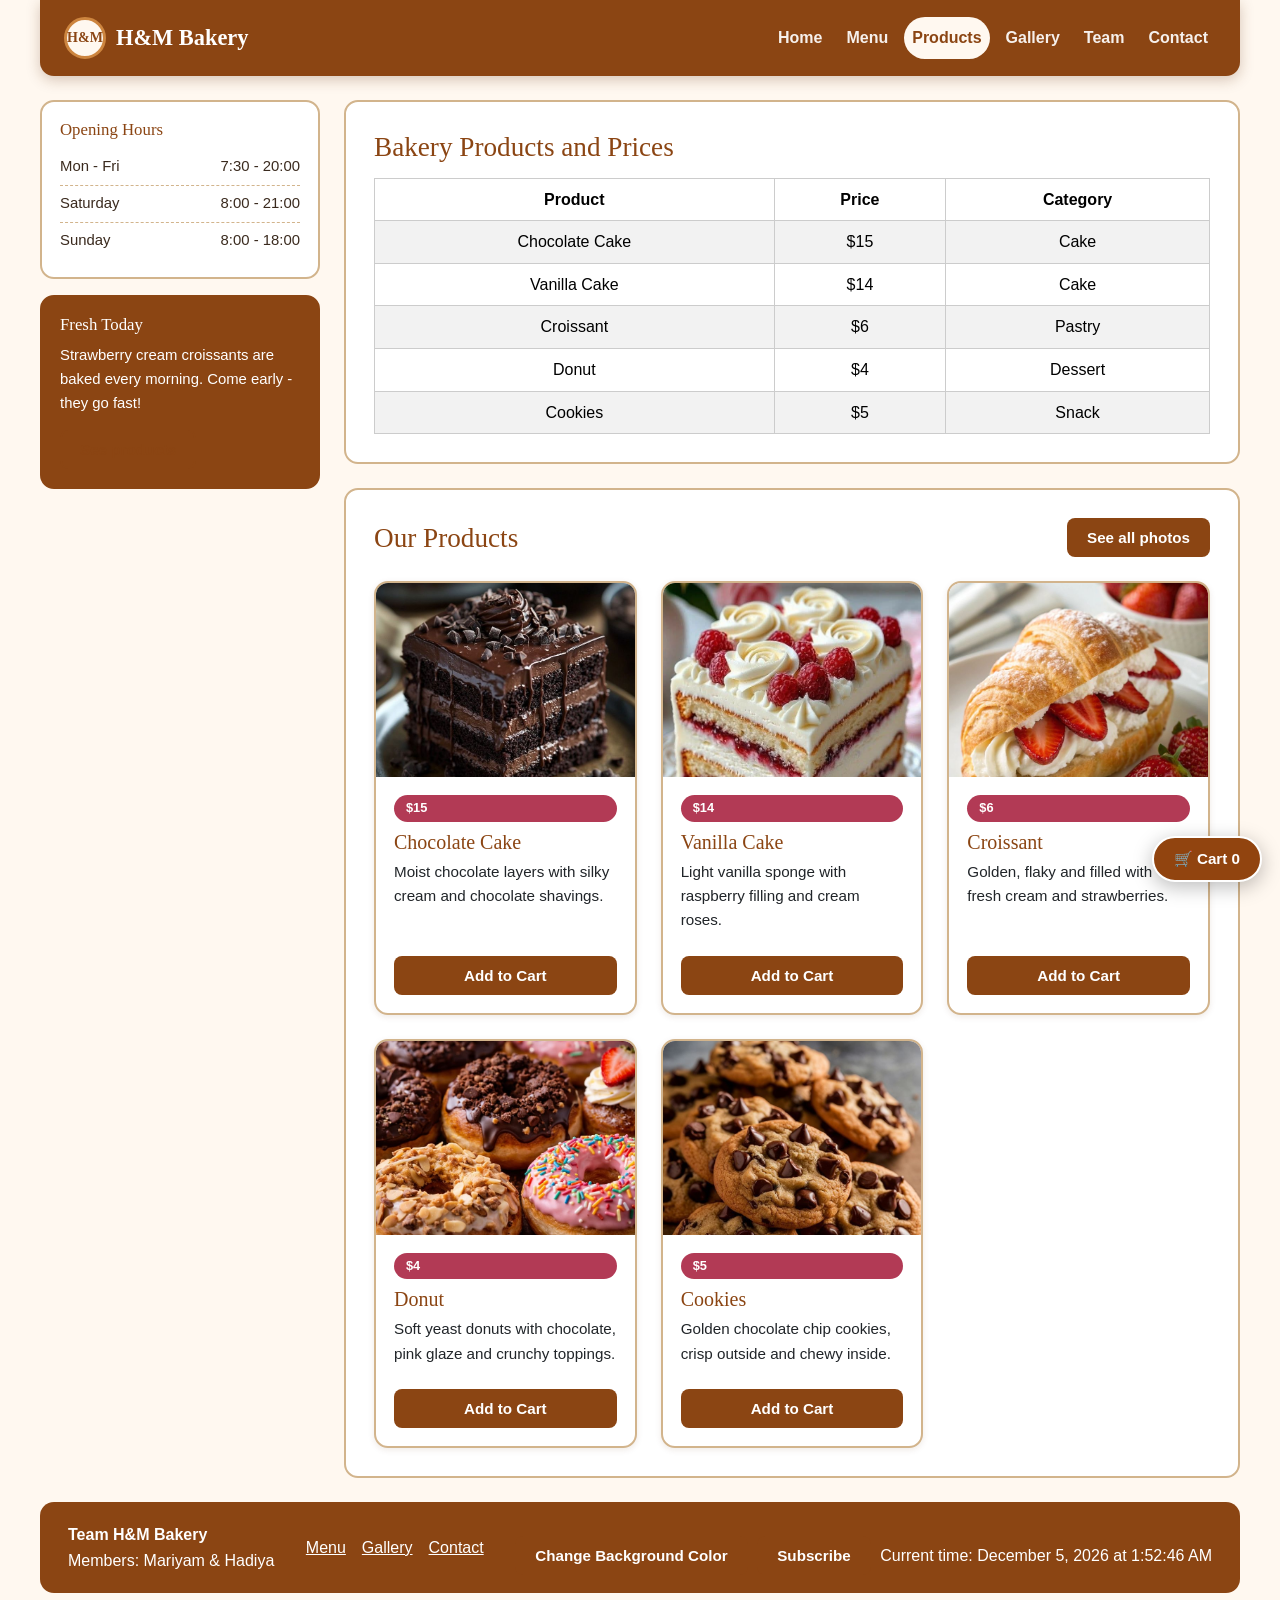
<file: products.html>
<!DOCTYPE html>
<html lang="en">
<head>
    <meta charset="UTF-8">
    <meta name="viewport" content="width=device-width, initial-scale=1.0">
    <title>H&amp;M Bakery - Products</title>
    <link rel="stylesheet" href="https://cdn.jsdelivr.net/npm/bootstrap@5.3.3/dist/css/bootstrap.min.css">
    <link rel="stylesheet" href="css/style.css">
    <link rel="stylesheet" href="css/assignment5.css">
</head>
<body>

<div class="page">

    <header class="site-header-area">
        <nav class="navbar navbar-expand-lg navbar-dark bakery-navbar sticky-top">
            <div class="container-fluid px-3 px-lg-4">
                <a class="navbar-brand" href="index.html" aria-label="H&amp;M Bakery home">
                    <span class="logo-mark">H&amp;M</span>
                    <span>H&amp;M Bakery</span>
                </a>
                <button class="navbar-toggler" type="button" data-bs-toggle="collapse"
                        data-bs-target="#mainNav" aria-controls="mainNav"
                        aria-expanded="false" aria-label="Toggle navigation">
                    <span class="navbar-toggler-icon"></span>
                </button>
                <div class="collapse navbar-collapse" id="mainNav">
                    <ul class="navbar-nav ms-auto mb-2 mb-lg-0 gap-lg-2">
                        <li class="nav-item"><a class="nav-link" href="index.html">Home</a></li>
                        <li class="nav-item"><a class="nav-link" href="menu.html">Menu</a></li>
                        <li class="nav-item"><a class="nav-link active" aria-current="page" href="products.html">Products</a></li>
                        <li class="nav-item"><a class="nav-link" href="gallery.html">Gallery</a></li>
                        <li class="nav-item"><a class="nav-link" href="team.html">Team</a></li>
                        <li class="nav-item"><a class="nav-link" href="contact.html">Contact</a></li>
                    </ul>
                </div>
            </div>
        </nav>
    </header>

    <aside class="sidebar">
        <section class="side-box">
            <h3>Opening Hours</h3>
            <ul class="hours">
                <li><span>Mon - Fri</span><span>7:30 - 20:00</span></li>
                <li><span>Saturday</span><span>8:00 - 21:00</span></li>
                <li><span>Sunday</span><span>8:00 - 18:00</span></li>
            </ul>
        </section>
        <section class="side-box side-special">
            <h3>Fresh Today</h3>
            <p>Strawberry cream croissants are baked every morning. Come early - they go fast!</p>
            <a class="btn btn-light" href="products.html">See products</a>
        </section>
    </aside>

    <main class="content">
        <section class="panel">
            <h2>Bakery Products and Prices</h2>
            <div class="table-responsive">
                <table class="table table-striped table-hover align-middle mb-0">
                    <thead>
                        <tr><th scope="col">Product</th><th scope="col">Price</th><th scope="col">Category</th></tr>
                    </thead>
                    <tbody>
                        <tr><td>Chocolate Cake</td><td>$15</td><td>Cake</td></tr>
                        <tr><td>Vanilla Cake</td><td>$14</td><td>Cake</td></tr>
                        <tr><td>Croissant</td><td>$6</td><td>Pastry</td></tr>
                        <tr><td>Donut</td><td>$4</td><td>Dessert</td></tr>
                        <tr><td>Cookies</td><td>$5</td><td>Snack</td></tr>
                    </tbody>
                </table>
            </div>
        </section>

        <!-- ASSIGNMENT 3 / TASK 6 — different button states: outline, lg, sm
             ASSIGNMENT 3 / TASK 8 — BOOTSTRAP CARDS -->
        <section class="panel">
            <div class="d-flex flex-wrap justify-content-between align-items-center mb-4 gap-3">
                <h2 class="mb-0">Our Products</h2>
                <a class="btn btn-outline-primary btn-sm" href="gallery.html">See all photos</a>
            </div>
            <div class="row row-cols-1 row-cols-sm-2 row-cols-lg-3 g-4">
                <div class="col">
                    <div class="card bs-card h-100">
                        <img src="images/chocolate-cake.jpg" class="card-img-top" alt="Slice of layered chocolate cake">
                        <div class="card-body d-flex flex-column">
                            <span class="bs-price mb-2">$15</span>
                            <h3 class="card-title h5">Chocolate Cake</h3>
                            <p class="card-text flex-grow-1">Moist chocolate layers with silky cream and chocolate shavings.</p>
                            <button type="button" class="btn btn-primary mt-2 a5-order" data-product="Chocolate Cake">Add to Cart</button>
                        </div>
                    </div>
                </div>
                <div class="col">
                    <div class="card bs-card h-100">
                        <img src="images/vanilla-cake.jpg" class="card-img-top" alt="Slice of vanilla cake with raspberries">
                        <div class="card-body d-flex flex-column">
                            <span class="bs-price mb-2">$14</span>
                            <h3 class="card-title h5">Vanilla Cake</h3>
                            <p class="card-text flex-grow-1">Light vanilla sponge with raspberry filling and cream roses.</p>
                            <button type="button" class="btn btn-primary mt-2 a5-order" data-product="Vanilla Cake">Add to Cart</button>
                        </div>
                    </div>
                </div>
                <div class="col">
                    <div class="card bs-card h-100">
                        <img src="images/croissant.jpg" class="card-img-top" alt="Croissant filled with cream and strawberries">
                        <div class="card-body d-flex flex-column">
                            <span class="bs-price mb-2">$6</span>
                            <h3 class="card-title h5">Croissant</h3>
                            <p class="card-text flex-grow-1">Golden, flaky and filled with fresh cream and strawberries.</p>
                            <button type="button" class="btn btn-primary mt-2 a5-order" data-product="Croissant">Add to Cart</button>
                        </div>
                    </div>
                </div>
                <div class="col">
                    <div class="card bs-card h-100">
                        <img src="images/donut.jpg" class="card-img-top" alt="Assorted glazed and chocolate donuts">
                        <div class="card-body d-flex flex-column">
                            <span class="bs-price mb-2">$4</span>
                            <h3 class="card-title h5">Donut</h3>
                            <p class="card-text flex-grow-1">Soft yeast donuts with chocolate, pink glaze and crunchy toppings.</p>
                            <button type="button" class="btn btn-primary mt-2 a5-order" data-product="Donut">Add to Cart</button>
                        </div>
                    </div>
                </div>
                <div class="col">
                    <div class="card bs-card h-100">
                        <img src="images/cookies.jpg" class="card-img-top" alt="Chocolate chip cookies on a wooden board">
                        <div class="card-body d-flex flex-column">
                            <span class="bs-price mb-2">$5</span>
                            <h3 class="card-title h5">Cookies</h3>
                            <p class="card-text flex-grow-1">Golden chocolate chip cookies, crisp outside and chewy inside.</p>
                            <button type="button" class="btn btn-primary mt-2 a5-order" data-product="Cookies">Add to Cart</button>
                        </div>
                    </div>
                </div>
            </div>
        </section>
    </main>

    <footer class="site-footer">
        <div>
            <p><strong>Team H&amp;M Bakery</strong></p>
            <p>Members: Mariyam &amp; Hadiya</p>
        </div>
        <nav class="footer-links" aria-label="Footer navigation">
            <a href="menu.html">Menu</a>
            <a href="gallery.html">Gallery</a>
            <a href="contact.html">Contact</a>
        </nav>
        <div class="footer-interactive"><button type="button" class="btn btn-sm btn-outline-light" id="change-color">Change Background Color</button> <button type="button" class="btn btn-sm btn-outline-light" id="open-subscribe">Subscribe</button><span>Current time: <time id="live-clock">Loading...</time></span></div>
    </footer>

</div>

<script src="https://cdn.jsdelivr.net/npm/bootstrap@5.3.3/dist/js/bootstrap.bundle.min.js"></script>
<div class="bakery-modal" id="subscribe-modal" hidden><div class="bakery-modal-dialog" role="dialog" aria-modal="true" aria-labelledby="subscribe-title"><button class="bakery-modal-close" type="button" id="close-subscribe" aria-label="Close subscription form">&times;</button><h2 id="subscribe-title">Subscribe to H&amp;M Bakery</h2><p>Get updates about our cakes and pastries.</p><form id="subscribe-form" novalidate><label for="subscribe-email" class="form-label">Email address</label><input id="subscribe-email" class="form-control" type="email" autocomplete="email" placeholder="you@example.com" required><p id="subscribe-feedback" class="form-feedback" aria-live="polite"></p><button type="submit" class="btn btn-primary">Subscribe</button></form></div></div>
<script src="js/script.js" defer></script>
<script src="js/assignment5.js" defer></script>

<!-- Assignment 5: shared interactive shopping cart -->
<aside id="a5-cart-drawer" class="a5-cart-drawer" hidden aria-label="Shopping cart" role="dialog" aria-modal="false">
  <div class="a5-cart-head"><h2>Your Cart</h2><button type="button" class="a5-btn" id="a5-cart-close" aria-label="Close cart">✕</button></div>
  <div id="a5-cart-lines" aria-live="polite"></div>
  <p id="a5-cart-total" class="a5-cart-total"></p>
  <button type="button" class="a5-btn" id="a5-cart-clear">Clear cart</button>
  <p class="a5-cart-note">Demo cart only — no payment or real order is placed.</p>
</aside>
<button type="button" id="a5-cart-toggle" class="a5-cart-floating" aria-controls="a5-cart-drawer" aria-expanded="false">🛒 Cart <span id="a5-cart-count">0</span></button>
<div id="a5-toast" class="a5-toast" role="status" aria-live="polite"></div>
</body>
</html>
</file>
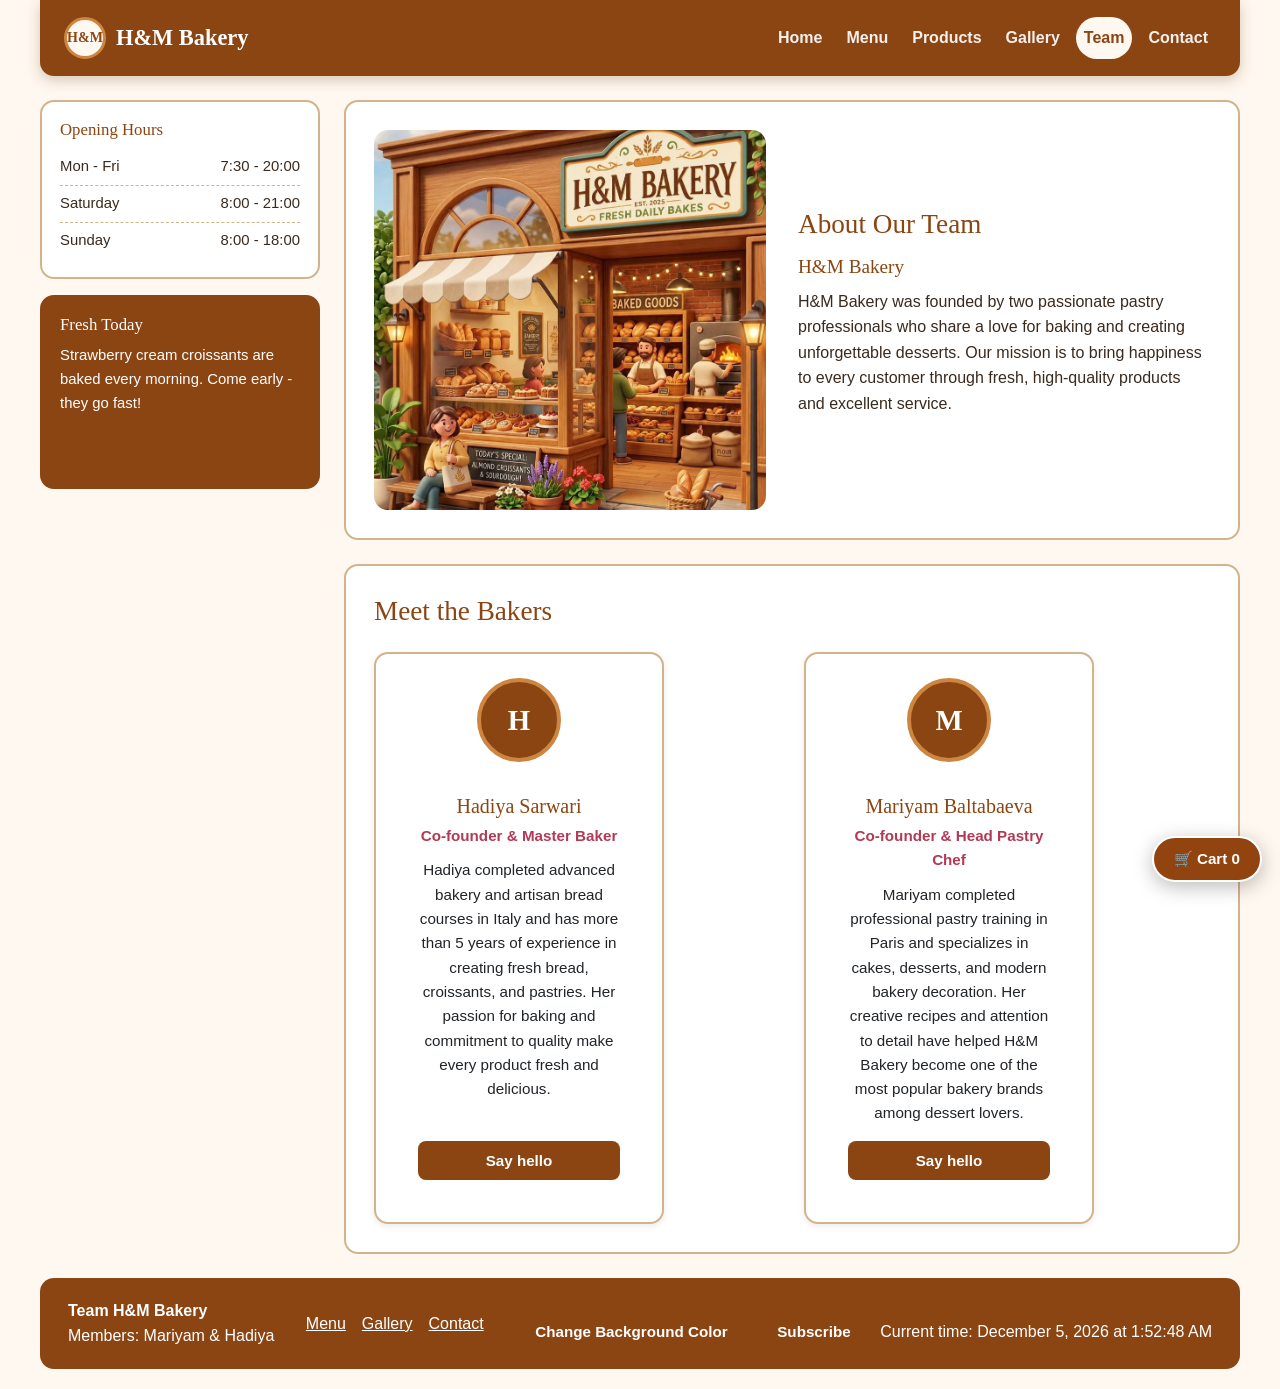
<file: team.html>
<!DOCTYPE html>
<html lang="en">
<head>
    <meta charset="UTF-8">
    <meta name="viewport" content="width=device-width, initial-scale=1.0">
    <title>H&amp;M Bakery - Team</title>
    <link rel="stylesheet" href="https://cdn.jsdelivr.net/npm/bootstrap@5.3.3/dist/css/bootstrap.min.css">
    <link rel="stylesheet" href="css/style.css">
    <link rel="stylesheet" href="css/assignment5.css">
</head>
<body>

<div class="page">

    <header class="site-header-area">
        <nav class="navbar navbar-expand-lg navbar-dark bakery-navbar sticky-top">
            <div class="container-fluid px-3 px-lg-4">
                <a class="navbar-brand" href="index.html" aria-label="H&amp;M Bakery home">
                    <span class="logo-mark">H&amp;M</span>
                    <span>H&amp;M Bakery</span>
                </a>
                <button class="navbar-toggler" type="button" data-bs-toggle="collapse"
                        data-bs-target="#mainNav" aria-controls="mainNav"
                        aria-expanded="false" aria-label="Toggle navigation">
                    <span class="navbar-toggler-icon"></span>
                </button>
                <div class="collapse navbar-collapse" id="mainNav">
                    <ul class="navbar-nav ms-auto mb-2 mb-lg-0 gap-lg-2">
                        <li class="nav-item"><a class="nav-link" href="index.html">Home</a></li>
                        <li class="nav-item"><a class="nav-link" href="menu.html">Menu</a></li>
                        <li class="nav-item"><a class="nav-link" href="products.html">Products</a></li>
                        <li class="nav-item"><a class="nav-link" href="gallery.html">Gallery</a></li>
                        <li class="nav-item"><a class="nav-link active" aria-current="page" href="team.html">Team</a></li>
                        <li class="nav-item"><a class="nav-link" href="contact.html">Contact</a></li>
                    </ul>
                </div>
            </div>
        </nav>
    </header>

    <aside class="sidebar">
        <section class="side-box">
            <h3>Opening Hours</h3>
            <ul class="hours">
                <li><span>Mon - Fri</span><span>7:30 - 20:00</span></li>
                <li><span>Saturday</span><span>8:00 - 21:00</span></li>
                <li><span>Sunday</span><span>8:00 - 18:00</span></li>
            </ul>
        </section>
        <section class="side-box side-special">
            <h3>Fresh Today</h3>
            <p>Strawberry cream croissants are baked every morning. Come early - they go fast!</p>
            <a class="btn btn-light" href="products.html">See products</a>
        </section>
    </aside>

    <main class="content">
        <section class="panel hero">
            <div class="hero-media">
                <img src="images/team-bakery.jpg" alt="Illustration of the H&amp;M Bakery shop front" style="height:380px; object-position:center 30%">
            </div>
            <div class="hero-text">
                <h2>About Our Team</h2>
                <h3>H&amp;M Bakery</h3>
                <p>
                    H&amp;M Bakery was founded by two passionate pastry professionals who share a
                    love for baking and creating unforgettable desserts. Our mission is to
                    bring happiness to every customer through fresh, high-quality products and
                    excellent service.
                </p>
            </div>
        </section>

        <!-- ASSIGNMENT 3 / TASK 3 — BOOTSTRAP GRID, two columns (col-lg-6)
             ASSIGNMENT 3 / TASK 8 — BOOTSTRAP CARDS
             ASSIGNMENT 3 / TASK 4 — SPACING UTILITIES -->
        <section class="panel">
            <h2 class="mb-4">Meet the Bakers</h2>
            <div class="row row-cols-1 row-cols-lg-2 g-4">
                <div class="col">
                    <div class="card bs-card h-100 text-center p-3 p-lg-4">
                        <div class="avatar mx-auto">H</div>
                        <div class="card-body">
                            <h3 class="card-title h5">Hadiya Sarwari</h3>
                            <p class="role">Co-founder &amp; Master Baker</p>
                            <p class="card-text">
                                Hadiya completed advanced bakery and artisan bread courses in Italy and has
                                more than 5 years of experience in creating fresh bread, croissants, and
                                pastries. Her passion for baking and commitment to quality make every
                                product fresh and delicious.
                            </p>
                            <a class="btn btn-primary" href="contact.html">Say hello</a>
                        </div>
                    </div>
                </div>
                <div class="col">
                    <div class="card bs-card h-100 text-center p-3 p-lg-4">
                        <div class="avatar mx-auto">M</div>
                        <div class="card-body">
                            <h3 class="card-title h5">Mariyam Baltabaeva</h3>
                            <p class="role">Co-founder &amp; Head Pastry Chef</p>
                            <p class="card-text">
                                Mariyam completed professional pastry training in Paris and specializes in
                                cakes, desserts, and modern bakery decoration. Her creative recipes and
                                attention to detail have helped H&amp;M Bakery become one of the most popular
                                bakery brands among dessert lovers.
                            </p>
                            <a class="btn btn-primary" href="contact.html">Say hello</a>
                        </div>
                    </div>
                </div>
            </div>
        </section>
    </main>

    <footer class="site-footer">
        <div>
            <p><strong>Team H&amp;M Bakery</strong></p>
            <p>Members: Mariyam &amp; Hadiya</p>
        </div>
        <nav class="footer-links" aria-label="Footer navigation">
            <a href="menu.html">Menu</a>
            <a href="gallery.html">Gallery</a>
            <a href="contact.html">Contact</a>
        </nav>
        <div class="footer-interactive"><button type="button" class="btn btn-sm btn-outline-light" id="change-color">Change Background Color</button> <button type="button" class="btn btn-sm btn-outline-light" id="open-subscribe">Subscribe</button><span>Current time: <time id="live-clock">Loading...</time></span></div>
    </footer>

</div>

<script src="https://cdn.jsdelivr.net/npm/bootstrap@5.3.3/dist/js/bootstrap.bundle.min.js"></script>
<div class="bakery-modal" id="subscribe-modal" hidden><div class="bakery-modal-dialog" role="dialog" aria-modal="true" aria-labelledby="subscribe-title"><button class="bakery-modal-close" type="button" id="close-subscribe" aria-label="Close subscription form">&times;</button><h2 id="subscribe-title">Subscribe to H&amp;M Bakery</h2><p>Get updates about our cakes and pastries.</p><form id="subscribe-form" novalidate><label for="subscribe-email" class="form-label">Email address</label><input id="subscribe-email" class="form-control" type="email" autocomplete="email" placeholder="you@example.com" required><p id="subscribe-feedback" class="form-feedback" aria-live="polite"></p><button type="submit" class="btn btn-primary">Subscribe</button></form></div></div>
<script src="js/script.js" defer></script>
<script src="js/assignment5.js" defer></script>

<!-- Assignment 5: shared interactive shopping cart -->
<aside id="a5-cart-drawer" class="a5-cart-drawer" hidden aria-label="Shopping cart" role="dialog" aria-modal="false">
  <div class="a5-cart-head"><h2>Your Cart</h2><button type="button" class="a5-btn" id="a5-cart-close" aria-label="Close cart">✕</button></div>
  <div id="a5-cart-lines" aria-live="polite"></div>
  <p id="a5-cart-total" class="a5-cart-total"></p>
  <button type="button" class="a5-btn" id="a5-cart-clear">Clear cart</button>
  <p class="a5-cart-note">Demo cart only — no payment or real order is placed.</p>
</aside>
<button type="button" id="a5-cart-toggle" class="a5-cart-floating" aria-controls="a5-cart-drawer" aria-expanded="false">🛒 Cart <span id="a5-cart-count">0</span></button>
<div id="a5-toast" class="a5-toast" role="status" aria-live="polite"></div>
</body>
</html>
</file>
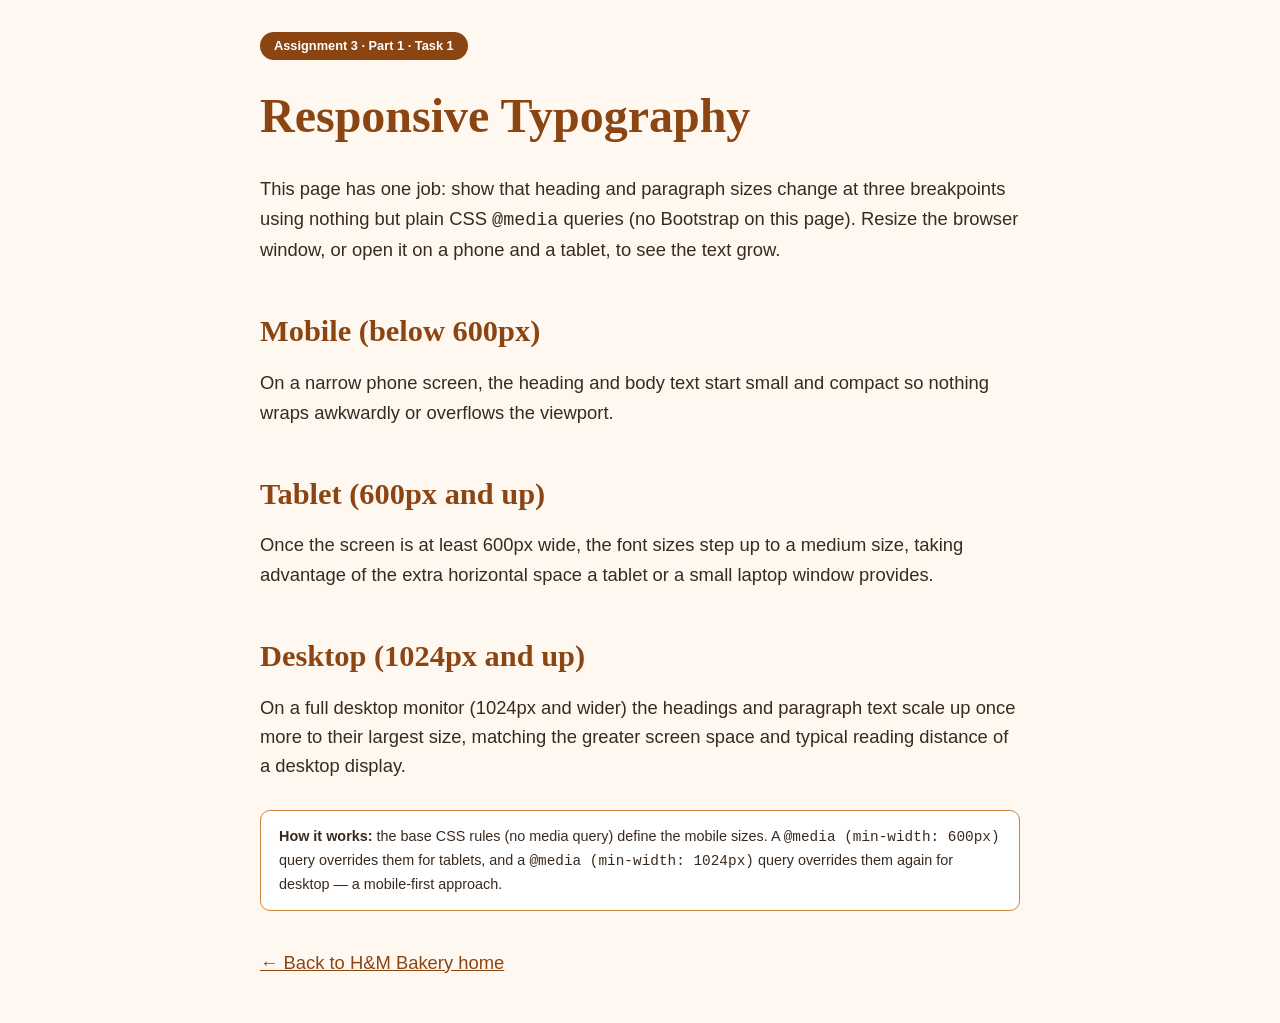
<file: typography.html>
<!DOCTYPE html>
<html lang="en">
<head>
    <meta charset="UTF-8">
    <meta name="viewport" content="width=device-width, initial-scale=1.0">
    <title>Assignment 3 - Task 1: Responsive Typography</title>
    <link rel="stylesheet" href="css/typography.css">
    <link rel="stylesheet" href="css/assignment5.css">
</head>
<body>
<div class="wrap">
    <span class="tag">Assignment 3 &middot; Part 1 &middot; Task 1</span>
    <h1>Responsive Typography</h1>
    <p>
        This page has one job: show that heading and paragraph sizes change at
        three breakpoints using nothing but plain CSS <code>@media</code> queries
        (no Bootstrap on this page). Resize the browser window, or open it on a
        phone and a tablet, to see the text grow.
    </p>

    <h2>Mobile (below 600px)</h2>
    <p>
        On a narrow phone screen, the heading and body text start small and
        compact so nothing wraps awkwardly or overflows the viewport.
    </p>

    <h2>Tablet (600px and up)</h2>
    <p>
        Once the screen is at least 600px wide, the font sizes step up to a
        medium size, taking advantage of the extra horizontal space a tablet
        or a small laptop window provides.
    </p>

    <h2>Desktop (1024px and up)</h2>
    <p>
        On a full desktop monitor (1024px and wider) the headings and
        paragraph text scale up once more to their largest size, matching the
        greater screen space and typical reading distance of a desktop
        display.
    </p>

    <div class="note">
        <strong>How it works:</strong> the base CSS rules (no media query)
        define the mobile sizes. A <code>@media (min-width: 600px)</code>
        query overrides them for tablets, and a
        <code>@media (min-width: 1024px)</code> query overrides them again
        for desktop — a mobile-first approach.
    </div>

    <p style="margin-top:2em;"><a href="index.html">&larr; Back to H&amp;M Bakery home</a></p>
</div>
<div class="bakery-modal" id="subscribe-modal" hidden><div class="bakery-modal-dialog" role="dialog" aria-modal="true" aria-labelledby="subscribe-title"><button class="bakery-modal-close" type="button" id="close-subscribe" aria-label="Close subscription form">&times;</button><h2 id="subscribe-title">Subscribe to H&amp;M Bakery</h2><p>Get updates about our cakes and pastries.</p><form id="subscribe-form" novalidate><label for="subscribe-email" class="form-label">Email address</label><input id="subscribe-email" class="form-control" type="email" autocomplete="email" placeholder="you@example.com" required><p id="subscribe-feedback" class="form-feedback" aria-live="polite"></p><button type="submit" class="btn btn-primary">Subscribe</button></form></div></div>
<script src="js/script.js" defer></script>
<script src="js/assignment5.js" defer></script>
</body>
</html>
</file>
<file: css/style.css>
/* ==========================================================
   H&M Bakery — Assignment 2: Flexbox & Grid
   Part 1: Flexbox  -> header/nav, card rows, small components
   Part 2: Grid     -> page layout (grid areas), image gallery
   ========================================================== */

:root {
    --crust: #8B4513;        /* primary brown (from Assignment 1) */
    --crust-dark: #5e2f0d;
    --caramel: #CD853F;
    --sienna: #A0522D;
    --sand: #D2B48C;
    --cream: #fff8f0;
    --paper: #ffffff;
    --ink: #3a2a1e;
    --berry: #b23a55;        /* strawberry accent from the photos */
    --radius: 14px;
    --gap: 24px;
    --shadow: 0 2px 6px rgba(94, 47, 13, .10);
    --shadow-hover: 0 14px 28px rgba(94, 47, 13, .22);
}

*, *::before, *::after { box-sizing: border-box; }

body {
    font-family: Arial, Helvetica, sans-serif;
    background-color: var(--cream);
    color: var(--ink);
    margin: 0;
    line-height: 1.6;
}

h1, h2, h3 {
    font-family: Georgia, "Times New Roman", serif;
    color: var(--crust);
    line-height: 1.25;
    margin: 0 0 .5em;
}
h2 { font-size: 1.7rem; }
h3 { font-size: 1.2rem; }
p  { margin: 0 0 1em; }
img { max-width: 100%; display: block; }

a:focus-visible, button:focus-visible, input:focus-visible,
select:focus-visible, textarea:focus-visible, .gallery-item:focus-visible {
    outline: 3px solid var(--berry);
    outline-offset: 2px;
}

/* ==========================================================
   PART 2 / TASK 3 — PAGE LAYOUT WITH GRID AREAS
   The parent (.page) is a grid container with named areas.
   ========================================================== */
.page {
    display: grid;
    grid-template-columns: 280px minmax(0, 1fr);   /* sidebar | main */
    grid-template-rows: auto 1fr auto;             /* header | content | footer */
    grid-template-areas:
        "header  header"
        "sidebar main"
        "footer  footer";
    gap: var(--gap);
    max-width: 1240px;
    min-height: 100vh;
    margin: 0 auto;
    padding: 0 20px 20px;
}

.site-header-area { grid-area: header; z-index: 20; }
.sidebar          { grid-area: sidebar; }
.content          { grid-area: main; min-width: 0; }
.site-footer      { grid-area: footer; }

/* ==========================================================
   ASSIGNMENT 3 / TASK 5 — BOOTSTRAP NAVIGATION BAR
   The Assignment 2 custom flex header has been REPLACED by
   Bootstrap's own <nav class="navbar"> component (see the HTML).
   These rules only theme Bootstrap's default look with the
   bakery colors — the responsive collapse/hamburger behaviour
   itself is 100% Bootstrap (navbar-expand-lg + navbar-toggler).
   ========================================================== */
.logo-mark {
    display: flex;
    align-items: center;
    justify-content: center;
    width: 42px;
    height: 42px;
    border-radius: 50%;
    background: var(--cream);
    color: var(--crust);
    font: bold 14px Georgia, serif;
    border: 3px solid var(--caramel);
    flex: none;
}

.bakery-navbar {
    background-color: var(--crust) !important;
    padding-top: 12px;
    padding-bottom: 12px;
    box-shadow: 0 4px 14px rgba(94, 47, 13, .25);
    border-radius: 0 0 var(--radius) var(--radius);
}
.bakery-navbar .navbar-brand {
    display: flex;
    align-items: center;
    gap: 10px;
    color: #fff;
    font: bold 1.4rem Georgia, "Times New Roman", serif;
}
.bakery-navbar .nav-link {
    color: rgba(255, 255, 255, .92) !important;
    font-weight: 600;
    border-radius: 999px;
    transition: background-color .2s, transform .2s;
}
.bakery-navbar .nav-link:hover,
.bakery-navbar .nav-link:focus {
    background-color: var(--caramel);
    color: #fff !important;
    transform: translateY(-1px);
}
.bakery-navbar .nav-link.active {
    background-color: var(--cream);
    color: var(--crust) !important;
    font-weight: bold;
}
.bakery-navbar .navbar-toggler {
    border-color: rgba(255, 255, 255, .6);
}
.bakery-navbar .navbar-toggler-icon {
    filter: invert(1);
}

/* ---------- Sidebar (grid area "sidebar") ---------- */
.sidebar {
    align-self: start;
    position: sticky;
    top: 96px;
    display: flex;
    flex-direction: column;
    gap: 16px;
}
.side-box {
    background: var(--paper);
    border: 2px solid var(--sand);
    border-radius: var(--radius);
    padding: 18px;
}
.side-box h3 { font-size: 1.05rem; }
.hours { list-style: none; margin: 0; padding: 0; }
.hours li {
    display: flex;                       /* label left, time right */
    justify-content: space-between;
    gap: 10px;
    padding: 6px 0;
    border-bottom: 1px dashed var(--sand);
    font-size: .93rem;
}
.hours li:last-child { border-bottom: 0; }
.side-special { background: var(--crust); border-color: var(--crust); color: white; }
.side-special h3 { color: white; }
.side-special p  { font-size: .93rem; margin-bottom: 14px; }

/* ---------- Main content ---------- */
.content { display: flex; flex-direction: column; gap: var(--gap); }

.panel {
    background: var(--paper);
    border: 2px solid var(--sand);
    border-radius: var(--radius);
    padding: 28px;
}

/* ---------- Buttons ---------- */
.btn, button {
    display: inline-block;
    background-color: var(--crust);
    color: white;
    border: none;
    padding: 11px 20px;
    border-radius: 8px;
    font: bold .95rem Arial, sans-serif;
    text-decoration: none;
    text-align: center;
    cursor: pointer;
    transition: background-color .2s, transform .2s;
}
.btn:hover, button:hover { background-color: var(--caramel); }
.btn-light { background: transparent; color: var(--crust); border: 2px solid var(--crust); padding: 9px 18px; }
.btn-light:hover { background: var(--crust); color: white; }

/* ==========================================================
   ASSIGNMENT 3 / TASK 6 — BOOTSTRAP BUTTONS
   Theme Bootstrap's own button classes with the bakery colors
   using Bootstrap 5.3's CSS-variable API (no !important needed,
   still 100% Bootstrap btn classes in the HTML).
   ========================================================== */
.btn-primary {
    --bs-btn-bg: var(--crust);
    --bs-btn-border-color: var(--crust);
    --bs-btn-hover-bg: var(--caramel);
    --bs-btn-hover-border-color: var(--caramel);
    --bs-btn-active-bg: var(--sienna);
    --bs-btn-active-border-color: var(--sienna);
}
.btn-outline-primary {
    --bs-btn-color: var(--crust);
    --bs-btn-border-color: var(--crust);
    --bs-btn-hover-bg: var(--crust);
    --bs-btn-hover-border-color: var(--crust);
    --bs-btn-active-bg: var(--sienna);
}
.btn-secondary {
    --bs-btn-bg: var(--berry);
    --bs-btn-border-color: var(--berry);
    --bs-btn-hover-bg: #8f2c43;
    --bs-btn-hover-border-color: #8f2c43;
}
.btn-outline-secondary {
    --bs-btn-color: var(--berry);
    --bs-btn-border-color: var(--berry);
    --bs-btn-hover-bg: var(--berry);
    --bs-btn-hover-border-color: var(--berry);
}

/* ---------- Hero (flexbox: text + image side by side) ---------- */
.hero {
    display: flex;
    align-items: center;
    gap: 32px;
    flex-wrap: wrap;
}
.hero-text  { flex: 1 1 300px; }
.hero-media { flex: 1 1 280px; }
.hero-media img { width: 100%; height: 320px; object-fit: cover; border-radius: var(--radius); }
.hero-actions { display: flex; flex-wrap: wrap; gap: 12px; margin-top: 8px; }
.lead { font-size: 1.05rem; }

/* ---------- Feature list (flexbox small components) ---------- */
.features {
    list-style: none;
    margin: 0;
    padding: 0;
    display: flex;
    flex-wrap: wrap;
    gap: 16px;
}
.features li {
    flex: 1 1 170px;
    display: flex;
    align-items: center;
    gap: 12px;
    background: var(--cream);
    border: 1px solid var(--sand);
    border-radius: 10px;
    padding: 14px 16px;
    font-weight: bold;
    color: var(--crust);
}
.features .dot {
    flex: none;
    width: 34px; height: 34px;
    display: flex; align-items: center; justify-content: center;
    border-radius: 50%;
    background: var(--crust);
    color: white;
    font-size: .95rem;
}

/* ==========================================================
   PART 1 / TASK 2 — CARD ROW (Flexbox)
   ========================================================== */
.card-row {
    display: flex;                       /* cards appear in a row        */
    flex-wrap: wrap;                     /* wrap on smaller screens      */
    justify-content: center;
    align-items: stretch;                /* equal height cards           */
    gap: var(--gap);                     /* consistent gap               */
}
.card {
    flex: 1 1 240px;
    max-width: 290px;
    display: flex;                       /* card = flex column           */
    flex-direction: column;
    background: var(--paper);
    border: 2px solid var(--sand);
    border-radius: var(--radius);
    overflow: hidden;
    box-shadow: var(--shadow);
    transition: transform .25s ease, box-shadow .25s ease;
}
.card:hover {                            /* hover effect: lift + shadow  */
    transform: translateY(-8px);
    box-shadow: var(--shadow-hover);
}
.card img {
    width: 100%;
    aspect-ratio: 4 / 3;
    object-fit: cover;
    object-position: center 35%;
}
.card-body {
    flex: 1;                             /* body fills leftover height   */
    display: flex;
    flex-direction: column;
    padding: 18px;
}
.card-body h3 { margin-bottom: 6px; }
.card-body p  { font-size: .95rem; }
.card-body .btn { margin-top: auto; }    /* button always sticks to the bottom */
.price {
    align-self: flex-start;
    background: var(--berry);
    color: white;
    font-weight: bold;
    font-size: .85rem;
    padding: 3px 12px;
    border-radius: 999px;
    margin-bottom: 10px;
}

/* Two-column info panels (menu lists, contact info) */
.info-row { display: flex; flex-wrap: wrap; gap: var(--gap); }
.info-row > * { flex: 1 1 240px; }
.info-box {
    background: var(--cream);
    border: 1px solid var(--sand);
    border-radius: 10px;
    padding: 18px 22px;
}
.info-box ul, .info-box ol { margin: 0; padding-left: 20px; line-height: 1.9; }

/* Team avatar */
.avatar {
    width: 84px; height: 84px;
    margin-bottom: 14px;
    display: flex; align-items: center; justify-content: center;
    border-radius: 50%;
    background: var(--crust);
    color: white;
    font: bold 1.8rem Georgia, serif;
    border: 4px solid var(--caramel);
}
.member-card { padding: 24px; align-items: center; text-align: center; max-width: 340px; }
.member-card .card-body { padding: 0; align-items: center; }
.role { color: var(--berry); font-weight: bold; margin-bottom: 10px; }

/* ---------- Table (products) ---------- */
.table-wrap { overflow-x: auto; }
table { width: 100%; border-collapse: collapse; }
th { background-color: var(--crust); color: white; }
th, td { border: 1px solid #ccc; padding: 12px; text-align: center; }
tbody tr:nth-child(even) { background: var(--cream); }
tbody tr:hover { background: #f5e3cc; }

/* ---------- Contact form ---------- */
#contact-form { display: flex; flex-direction: column; gap: 16px; max-width: 640px; }
.form-row { display: flex; flex-wrap: wrap; gap: 16px; }
.form-row > .field { flex: 1 1 240px; }
.field { display: flex; flex-direction: column; gap: 6px; }
.field label { font-weight: bold; color: var(--crust); }
input, select, textarea {
    width: 100%;
    padding: 10px;
    border: 1px solid var(--sand);
    border-radius: 6px;
    font: inherit;
    background: white;
}
#contact-form button { align-self: flex-start; }

/* ==========================================================
   PART 2 / TASK 4 — IMAGE GALLERY (CSS Grid)
   ========================================================== */
.gallery {
    display: grid;                                   /* grid container */
    grid-template-columns: repeat(4, 1fr);           /* equal columns  */
    grid-template-rows: repeat(3, 1fr);              /* equal rows     */
    gap: 14px;                                       /* consistent spacing */
}
.gallery-item {
    position: relative;
    margin: 0;
    aspect-ratio: 1 / 1;
    overflow: hidden;
    border-radius: 12px;
    border: 2px solid var(--sand);
    background: var(--sand);
}
.gallery-item img {
    width: 100%; height: 100%;
    object-fit: cover;
    transition: transform .4s ease;
}
.gallery-item figcaption {                           /* caption overlay */
    position: absolute;
    inset: 0;
    display: flex;
    flex-direction: column;
    justify-content: flex-end;
    padding: 14px;
    color: white;
    font-weight: bold;
    background: linear-gradient(to top, rgba(59, 28, 8, .88), rgba(59, 28, 8, .15) 65%, transparent);
    opacity: 0;
    transform: translateY(14px);
    transition: opacity .3s ease, transform .3s ease;
}
.gallery-item figcaption small { font-weight: normal; opacity: .85; margin-top: 2px; }
.gallery-item:hover figcaption,
.gallery-item:focus-within figcaption,
.gallery-item:focus figcaption { opacity: 1; transform: none; }
.gallery-item:hover img { transform: scale(1.08); }

/* ---------- Footer (grid area "footer", flexbox inside) ---------- */
.site-footer {
    display: flex;
    justify-content: space-between;
    align-items: center;
    flex-wrap: wrap;
    gap: 12px;
    background-color: var(--crust);
    color: white;
    padding: 18px 28px;
    border-radius: var(--radius);
}
.site-footer p { margin: 0; }
.footer-links { display: flex; gap: 16px; }
.footer-links a { color: white; }

/* ==========================================================
   ASSIGNMENT 3 / TASK 8 — BOOTSTRAP CARDS
   Applied to Bootstrap's own .card component (index, menu,
   products and team pages), grouped with .row-cols / card-group.
   ========================================================== */
.bs-card {
    border-color: var(--sand);
    transition: transform .25s ease, box-shadow .25s ease;
    height: 100%;
}
.bs-card:hover { transform: translateY(-6px); box-shadow: var(--shadow-hover); }
.bs-card img { aspect-ratio: 4 / 3; object-fit: cover; }
.bs-card .card-title { color: var(--crust); font-family: Georgia, serif; }
.bs-price {
    display: inline-block;
    background: var(--berry);
    color: #fff;
    font-weight: bold;
    font-size: .8rem;
    padding: 3px 12px;
    border-radius: 999px;
}

/* ==========================================================
   ASSIGNMENT 3 / TASK 7 — BOOTSTRAP CAROUSEL
   ========================================================== */
.bakery-carousel .carousel-item img {
    width: 100%;
    height: 420px;
    object-fit: cover;
    border-radius: var(--radius);
}
.bakery-carousel .carousel-caption {
    background: rgba(59, 28, 8, .55);
    border-radius: 10px;
    padding: 8px 18px;
}
.bakery-carousel .carousel-control-prev-icon,
.bakery-carousel .carousel-control-next-icon {
    background-color: rgba(0, 0, 0, .35);
    border-radius: 50%;
    padding: 18px;
}
.bakery-carousel .carousel-indicators [data-bs-target] {
    width: 12px;
    height: 12px;
    border-radius: 50%;
    background-color: var(--cream);
    border: 2px solid var(--crust);
    opacity: .85;
    margin: 0 5px;
}
.bakery-carousel .carousel-indicators .active {
    background-color: var(--caramel);
    opacity: 1;
}
@media (max-width: 560px) {
    .bakery-carousel .carousel-item img { height: 260px; }
}

/* ==========================================================
   ASSIGNMENT 3 / TASK 9 — RESPONSIVE FORM (Bootstrap)
   ========================================================== */
.bs-form .form-label { color: var(--crust); font-weight: bold; }
.bs-form .form-control:focus,
.bs-form .form-select:focus {
    border-color: var(--caramel);
    box-shadow: 0 0 0 .2rem rgba(205, 133, 63, .35);
}

/* ==========================================================
   RESPONSIVE
   ========================================================== */
@media (max-width: 1000px) {
    .gallery {
        grid-template-columns: repeat(3, 1fr);
        grid-template-rows: repeat(4, 1fr);
    }
}

@media (max-width: 860px) {
    /* the grid areas are re-arranged: one column, sidebar under main */
    .page {
        grid-template-columns: minmax(0, 1fr);
        grid-template-rows: auto;
        grid-template-areas:
            "header"
            "main"
            "sidebar"
            "footer";
    }
    .sidebar { position: static; }
}

@media (max-width: 720px) {
    .panel { padding: 20px; }
    .site-footer { flex-direction: column; text-align: center; }
}

@media (max-width: 560px) {
    .gallery {
        grid-template-columns: repeat(2, 1fr);
        grid-template-rows: repeat(6, 1fr);
        gap: 10px;
    }
}

/* Touch screens have no hover: keep captions visible */
@media (hover: none) {
    .gallery-item figcaption { opacity: 1; transform: none; }
}

@media (prefers-reduced-motion: reduce) {
    * { transition: none !important; }
}

/* Assignment 4 interactive components */
body { transition: background-color .35s ease; }
.js-feature { margin-top: 1.5rem; }
.feature-actions { display:flex; gap: .75rem; flex-wrap:wrap; }
.faq-item { border-bottom: 1px solid #d7c9bc; }
.faq-question { width:100%; padding:1rem .25rem; background:transparent; border:0; color:inherit; display:flex; justify-content:space-between; gap:1rem; text-align:left; font-weight:600; cursor:pointer; }
.faq-question:focus-visible { outline:3px solid #925c45; outline-offset:2px; }
.faq-answer { opacity:0; max-height:0; overflow:hidden; transition:opacity .25s ease, max-height .25s ease; }
.faq-answer.expanded { opacity:1; max-height:12rem; }
.faq-answer p { padding:.25rem .5rem 1rem; margin:0; }
.bakery-modal[hidden], .faq-answer[hidden] { display:none !important; }
.bakery-modal { position:fixed; inset:0; z-index:3000; display:flex; align-items:center; justify-content:center; padding:1rem; background:rgba(25,20,18,.65); }
.bakery-modal-dialog { position:relative; width:min(100%, 440px); background:#fffaf5; color:#352b28; border-radius:16px; padding:2rem; box-shadow:0 20px 65px rgba(0,0,0,.3); }
.bakery-modal-close { position:absolute; top:.5rem; right:.75rem; background:none; border:0; font-size:2rem; line-height:1; cursor:pointer; }
.modal-open { overflow:hidden; }
.field-error, .form-feedback { color:#9a2730; font-size:.9rem; margin-top:.3rem; }
.form-success { color:#206c3a; margin-top:.75rem; font-weight:600; }
.footer-interactive { display:flex; gap:.6rem; align-items:center; flex-wrap:wrap; margin-top:1rem; }
@media (prefers-reduced-motion:reduce) { .faq-answer, body { transition:none; } }
</file>
<file: css/assignment5.css>
/* Assignment 5: independent styling for interactive components */
.a5-panel{background:#fff;border:2px solid #d9b58b;border-radius:16px;padding:24px;margin:24px 0;color:#332318}.a5-panel h2{color:#91440f}.a5-actions{display:flex;flex-wrap:wrap;gap:10px;margin:14px 0}.a5-btn{border:0;border-radius:9px;padding:10px 17px;background:#91440f;color:white;cursor:pointer}.a5-btn:focus-visible,.a5-star:focus-visible{outline:3px solid #2869b1;outline-offset:3px}.a5-btn[aria-pressed=true]{background:#375c39}.a5-grid{display:grid;grid-template-columns:repeat(auto-fit,minmax(175px,1fr));gap:16px}.a5-card{padding:12px;border:1px solid #dfc5a8;border-radius:12px;transition:transform .25s,box-shadow .25s;background:#fffaf5}.a5-card img{width:100%;height:135px;object-fit:cover;border-radius:8px}.a5-card:hover,.a5-card.a5-pop{transform:translateY(-5px);box-shadow:0 9px 22px #0002}.a5-star{font-size:30px;background:none;border:0;color:#a69c8c;cursor:pointer}.a5-star.selected{color:#e6a400}.a5-extra[hidden],.a5-step[hidden]{display:none!important}.a5-panel input{max-width:100%;padding:8px;border:1px solid #aaa;border-radius:6px}.a5-panel label{display:block;margin:9px 0}.a5-feedback{min-height:24px;font-weight:600}.a5-night{background:#171c24!important;color:#f9e6cc!important}.a5-night .a5-panel{background:#28313d;color:#f9e6cc;border-color:#b57d4c}.a5-night .a5-panel h2{color:#ffca96}.a5-night .a5-card{background:#394351;color:#fff}.a5-night .a5-panel input{color:#111;background:#fff}.a5-night .site-header-area{filter:brightness(.8)}@media(prefers-reduced-motion:reduce){.a5-card{transition:none}}

/* Assignment 5 shared cart, accessible interactive filters */
#a5-drink-grid [hidden],.a5-cart-drawer[hidden]{display:none!important}
.a5-cart-floating{position:fixed;right:18px;bottom:18px;z-index:1050;background:#91440f;color:#fff;border:2px solid #fff;border-radius:28px;padding:12px 20px;box-shadow:0 5px 20px #0004;font-weight:700;cursor:pointer}
.a5-cart-drawer{position:fixed;right:16px;bottom:78px;z-index:1051;width:min(410px,calc(100vw - 32px));max-height:75vh;overflow:auto;background:#fffaf5;color:#302014;border:2px solid #b7834e;border-radius:16px;padding:18px;box-shadow:0 12px 40px #0005}
.a5-cart-head{display:flex;align-items:center;justify-content:space-between;gap:12px}.a5-cart-head h2{font-size:1.5rem;margin:0}.a5-cart-line{display:grid;grid-template-columns:1fr auto;gap:7px;border-bottom:1px solid #d8b68e;padding:12px 0}.a5-cart-controls{grid-column:1/-1;display:flex;align-items:center;gap:8px;flex-wrap:wrap}.a5-cart-controls .a5-btn{padding:5px 12px}.a5-cart-total{font-weight:700;margin:12px 0}.a5-cart-note{font-size:.85rem;margin:10px 0 0}.a5-toast{position:fixed;left:16px;bottom:12px;z-index:1050;background:#fff8ee;color:#573011;border-radius:8px;padding:6px 12px;box-shadow:0 2px 10px #0002}.a5-toast:empty{display:none}.a5-order.a5-pop,.a5-add.a5-pop{transform:scale(1.06);transition:transform .2s}.a5-cart-floating:focus-visible,.a5-cart-drawer button:focus-visible{outline:3px solid #2869b1;outline-offset:3px}
/* Form validation errors */
.error,
.error-message,
.invalid-feedback {
    color: #dc3545 !important;
    font-weight: bold;
}

input.is-invalid,
textarea.is-invalid,
select.is-invalid {
    border: 2px solid #dc3545 !important;
    background-color: #fff5f5;
}
</file>
<file: css/card-group.css>
/* ==========================================================
   ASSIGNMENT 3 / PART 1 / TASK 2 — CARD GROUP (plain CSS)
   No Bootstrap on this page. Uses only CSS media queries to
   change the number of cards per row at each breakpoint.
     Desktop (1000px+): 3 cards side by side
     Tablet  (600-999px): 2 cards per row
     Mobile  (below 600px): cards stacked vertically
   ========================================================== */
:root {
    --crust: #8B4513;
    --caramel: #CD853F;
    --cream: #fff8f0;
    --sand: #D2B48C;
    --berry: #b23a55;
    --ink: #3a2a1e;
}
* { box-sizing: border-box; }

body {
    font-family: Arial, Helvetica, sans-serif;
    background: var(--cream);
    color: var(--ink);
    margin: 0;
    padding: 32px 20px;
}
.wrap { max-width: 1040px; margin: 0 auto; }

.tag {
    display: inline-block;
    background: var(--crust);
    color: #fff;
    padding: 4px 14px;
    border-radius: 999px;
    font-size: .8rem;
    font-weight: bold;
    margin-bottom: 14px;
}
h1 { font-family: Georgia, "Times New Roman", serif; color: var(--crust); margin: 0 0 .3em; }
p.lead { margin: 0 0 24px; }

/* ---------- The card group container ---------- */
.card-group-mq {
    display: flex;
    flex-wrap: wrap;
    gap: 20px;
}

/* MOBILE default: each card takes the full row (stacked) */
.card-mq {
    flex: 1 1 100%;
    background: #fff;
    border: 2px solid var(--sand);
    border-radius: 12px;
    overflow: hidden;
    box-shadow: 0 2px 6px rgba(94, 47, 13, .10);
}
.card-mq img { width: 100%; height: 190px; object-fit: cover; display: block; }
.card-mq .body { padding: 18px; }
.card-mq h3 { margin: 0 0 8px; color: var(--crust); font-family: Georgia, serif; }
.card-mq p { margin: 0; font-size: .95rem; }
.card-mq .price {
    display: inline-block;
    background: var(--berry);
    color: #fff;
    font-weight: bold;
    font-size: .8rem;
    padding: 3px 12px;
    border-radius: 999px;
    margin-bottom: 8px;
}

/* ---------- TABLET (600px+): two boxes per row ---------- */
@media (min-width: 600px) {
    .card-mq { flex: 1 1 calc(50% - 10px); }
}

/* ---------- DESKTOP (1000px+): all three side by side ---------- */
@media (min-width: 1000px) {
    .card-mq { flex: 1 1 calc(33.333% - 14px); }
}

.note {
    margin-top: 28px;
    padding: 14px 18px;
    background: #fff;
    border: 1px solid var(--caramel);
    border-radius: 10px;
    font-size: .9rem;
}
</file>
<file: css/typography.css>
/* ==========================================================
   ASSIGNMENT 3 / PART 1 / TASK 1 — RESPONSIVE TYPOGRAPHY
   Plain CSS media queries only. No Bootstrap on this page.
   Breakpoints: mobile (default) -> tablet (600px+) -> desktop (1024px+)
   ========================================================== */
:root {
    --crust: #8B4513;
    --caramel: #CD853F;
    --cream: #fff8f0;
    --ink: #3a2a1e;
}
* { box-sizing: border-box; }

body {
    font-family: Arial, Helvetica, sans-serif;
    background: var(--cream);
    color: var(--ink);
    margin: 0;
    padding: 32px 20px;
    line-height: 1.6;
}
.wrap { max-width: 760px; margin: 0 auto; }

.tag {
    display: inline-block;
    background: var(--crust);
    color: #fff;
    padding: 4px 14px;
    border-radius: 999px;
    font-size: .8rem;
    font-weight: bold;
    margin-bottom: 18px;
}

h1, h2 { font-family: Georgia, "Times New Roman", serif; color: var(--crust); }
a { color: var(--crust); }

/* ---------- Base sizes = MOBILE (small screens, below 600px) ---------- */
h1 { font-size: 1.6rem; margin: 0 0 .4em; }
h2 { font-size: 1.15rem; margin: 1.4em 0 .4em; }
p  { font-size: .95rem; margin: 0 0 1em; }

/* ---------- TABLET (600px and up): medium font sizes ---------- */
@media (min-width: 600px) {
    h1 { font-size: 2.3rem; }
    h2 { font-size: 1.5rem; }
    p  { font-size: 1.05rem; }
}

/* ---------- DESKTOP (1024px and up): larger font sizes ---------- */
@media (min-width: 1024px) {
    h1 { font-size: 3rem; }
    h2 { font-size: 1.9rem; }
    p  { font-size: 1.15rem; }
}

.note {
    margin-top: 2em;
    padding: 14px 18px;
    background: #fff;
    border: 1px solid var(--caramel);
    border-radius: 10px;
    font-size: .9rem;
}
</file>
